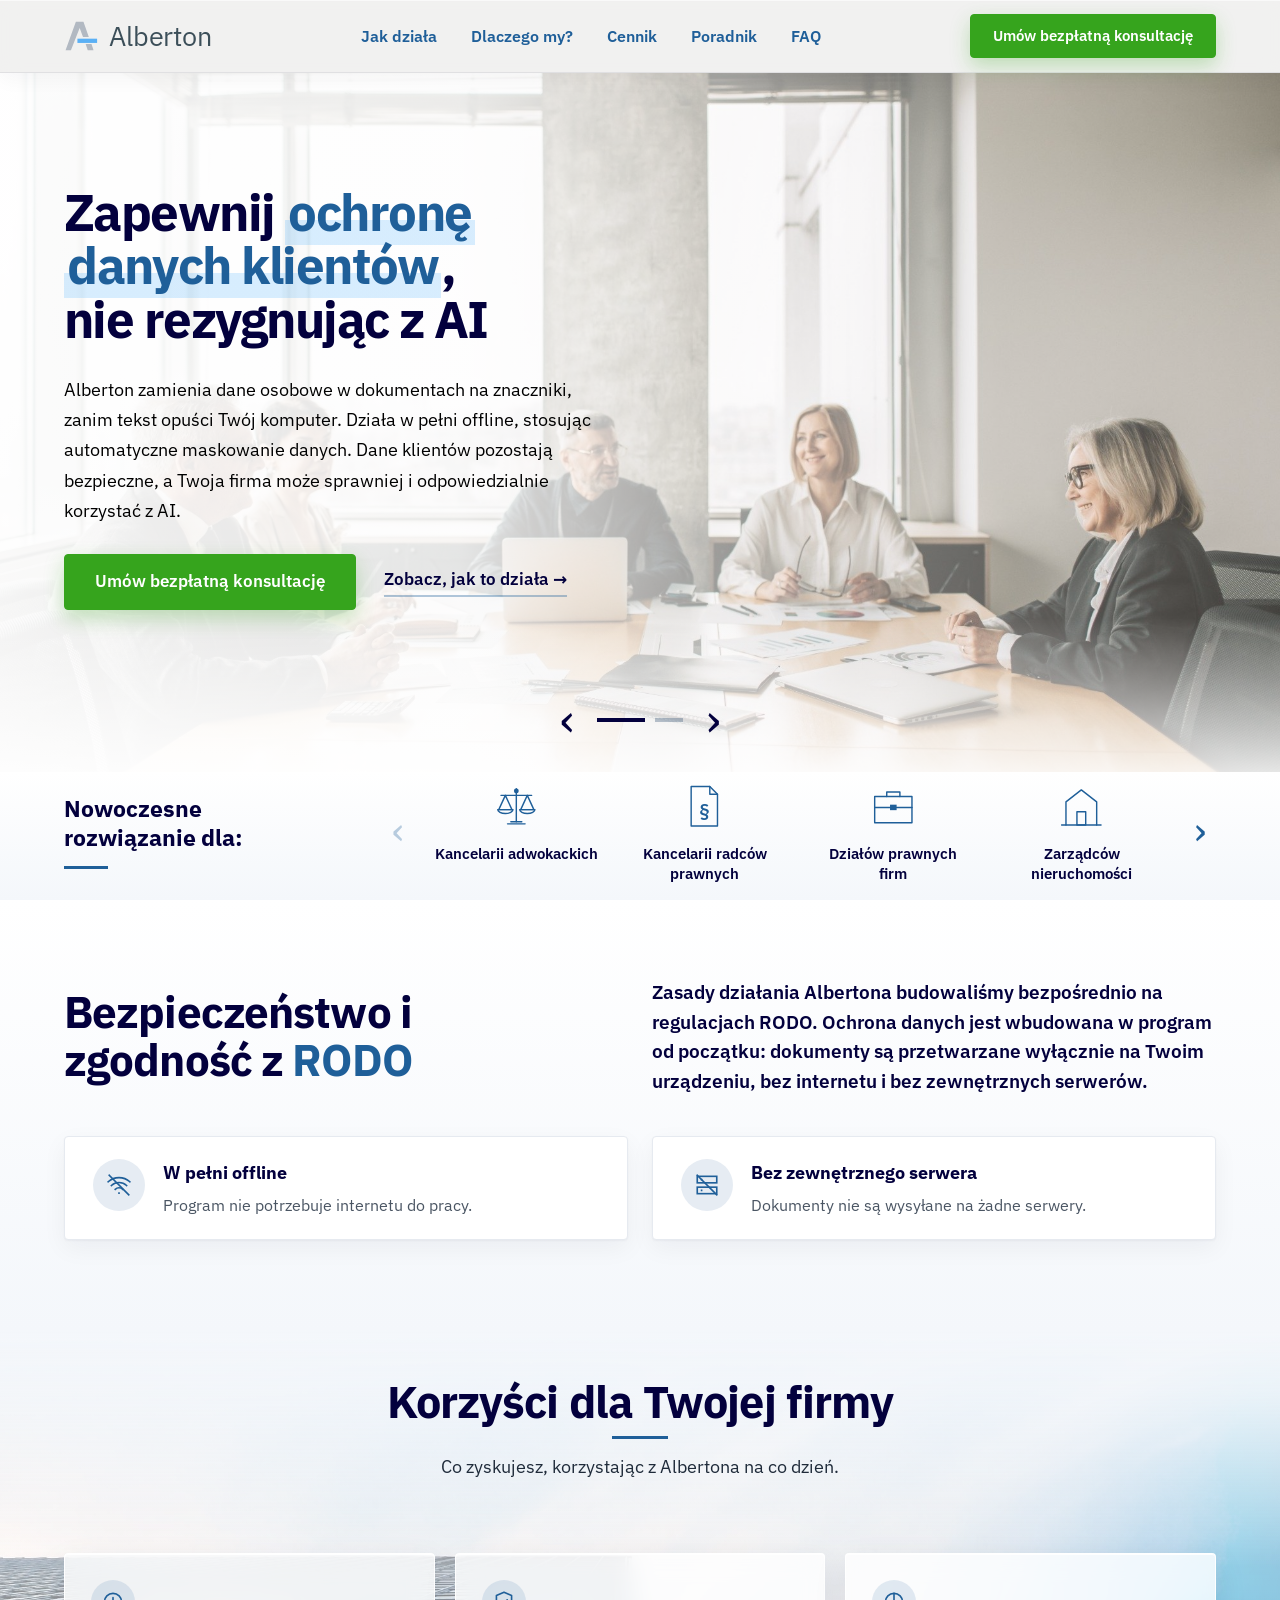
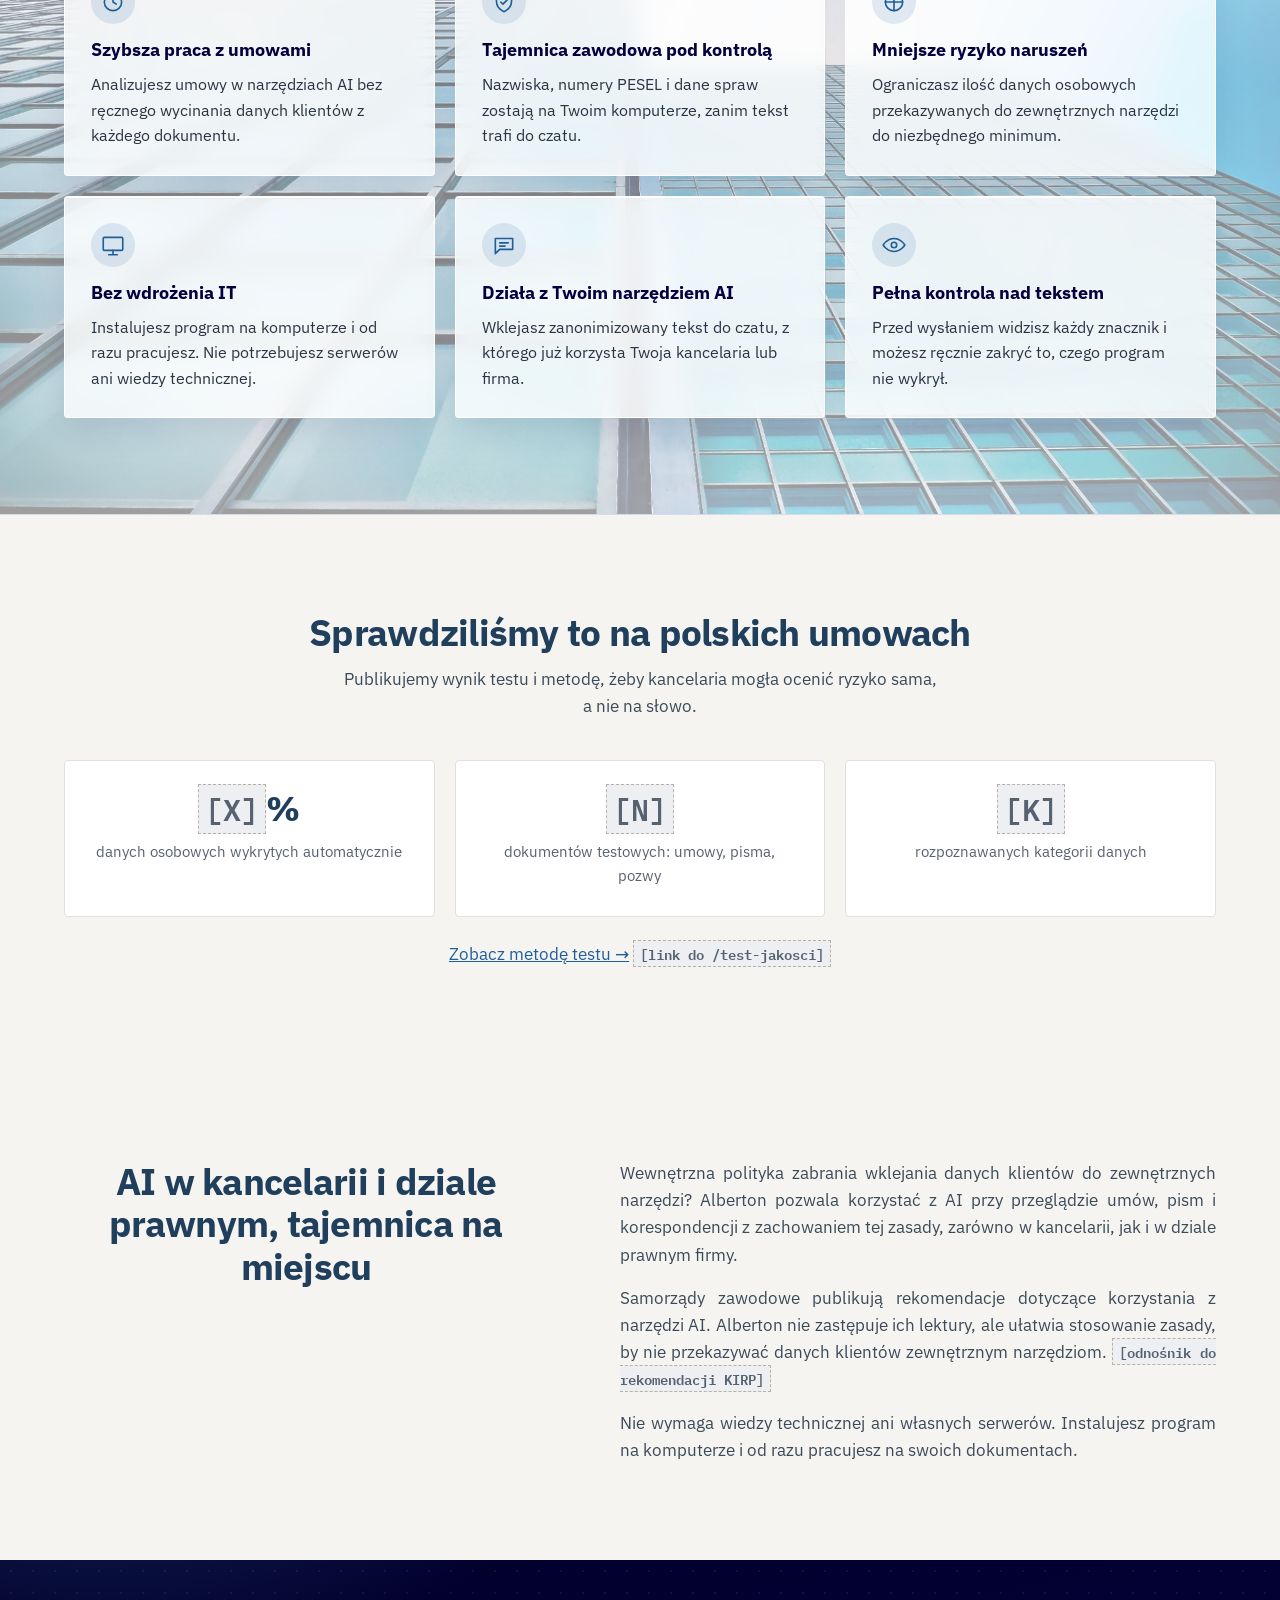
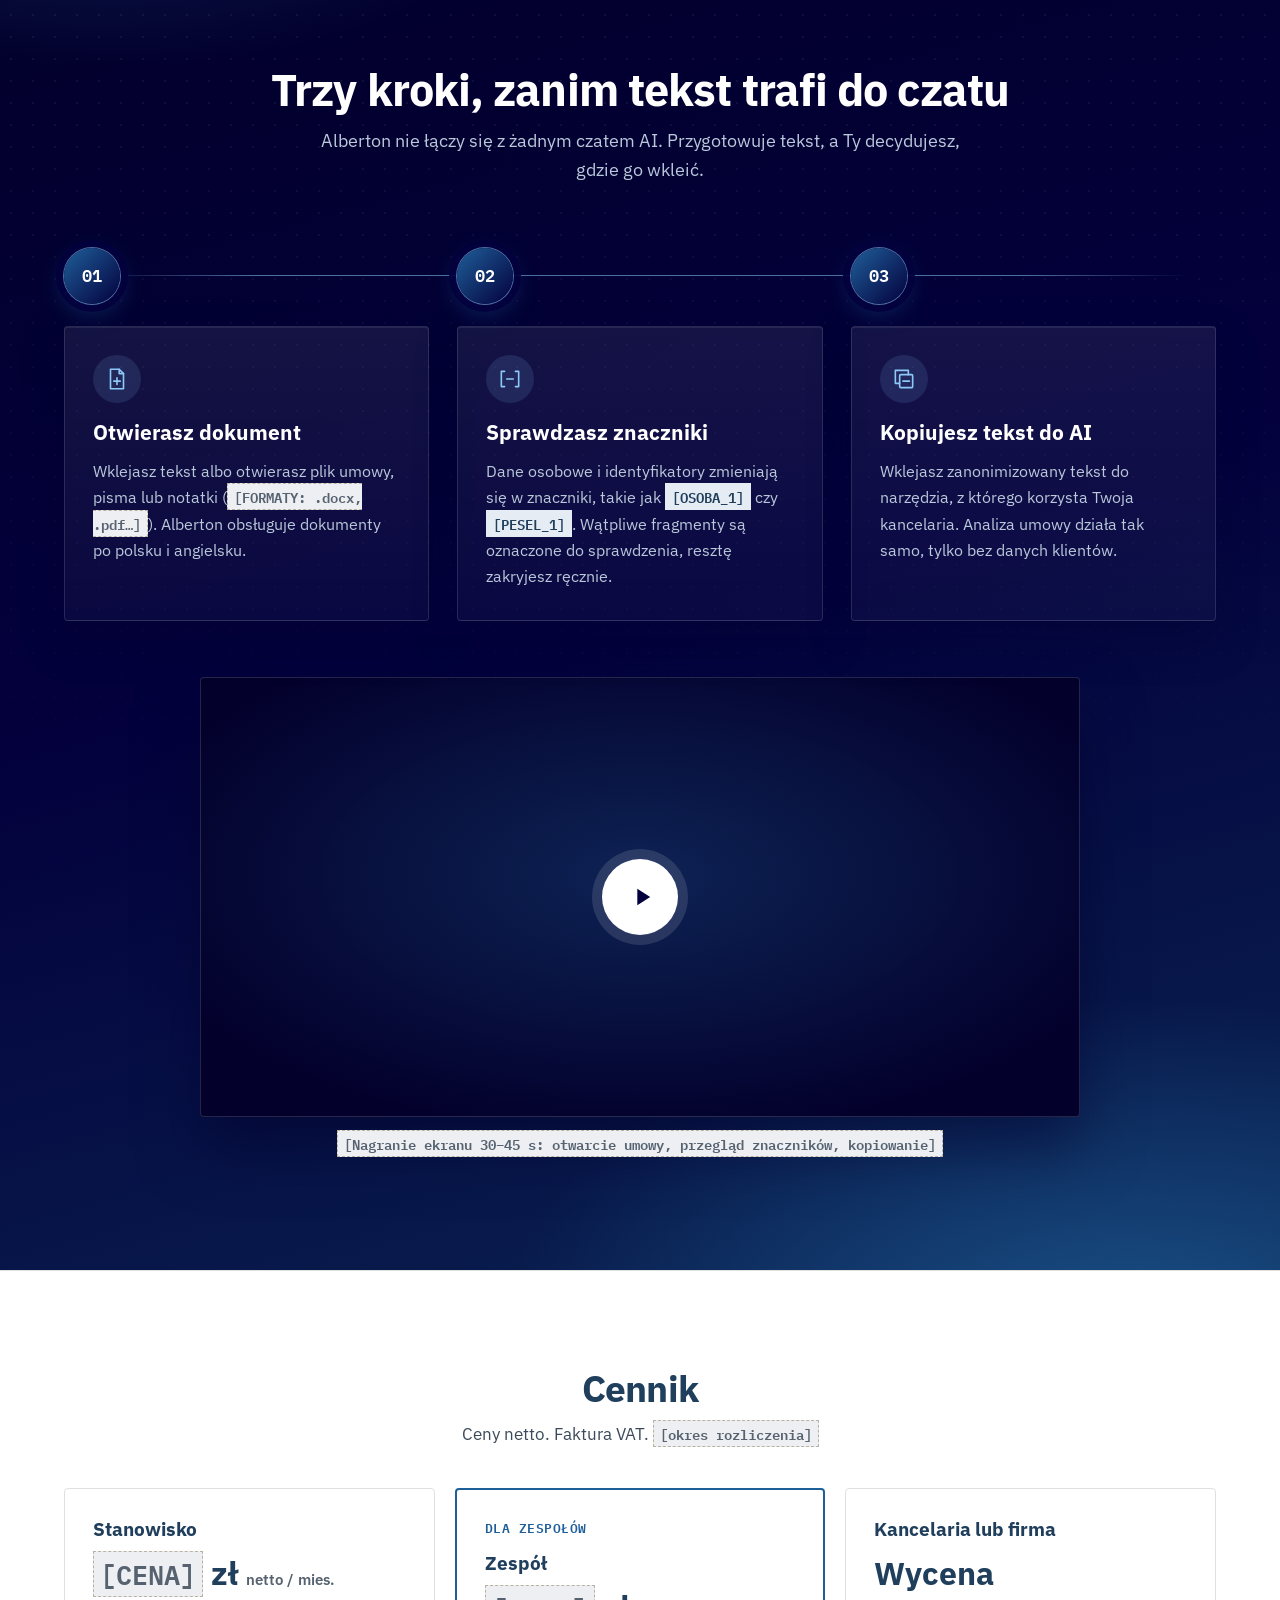
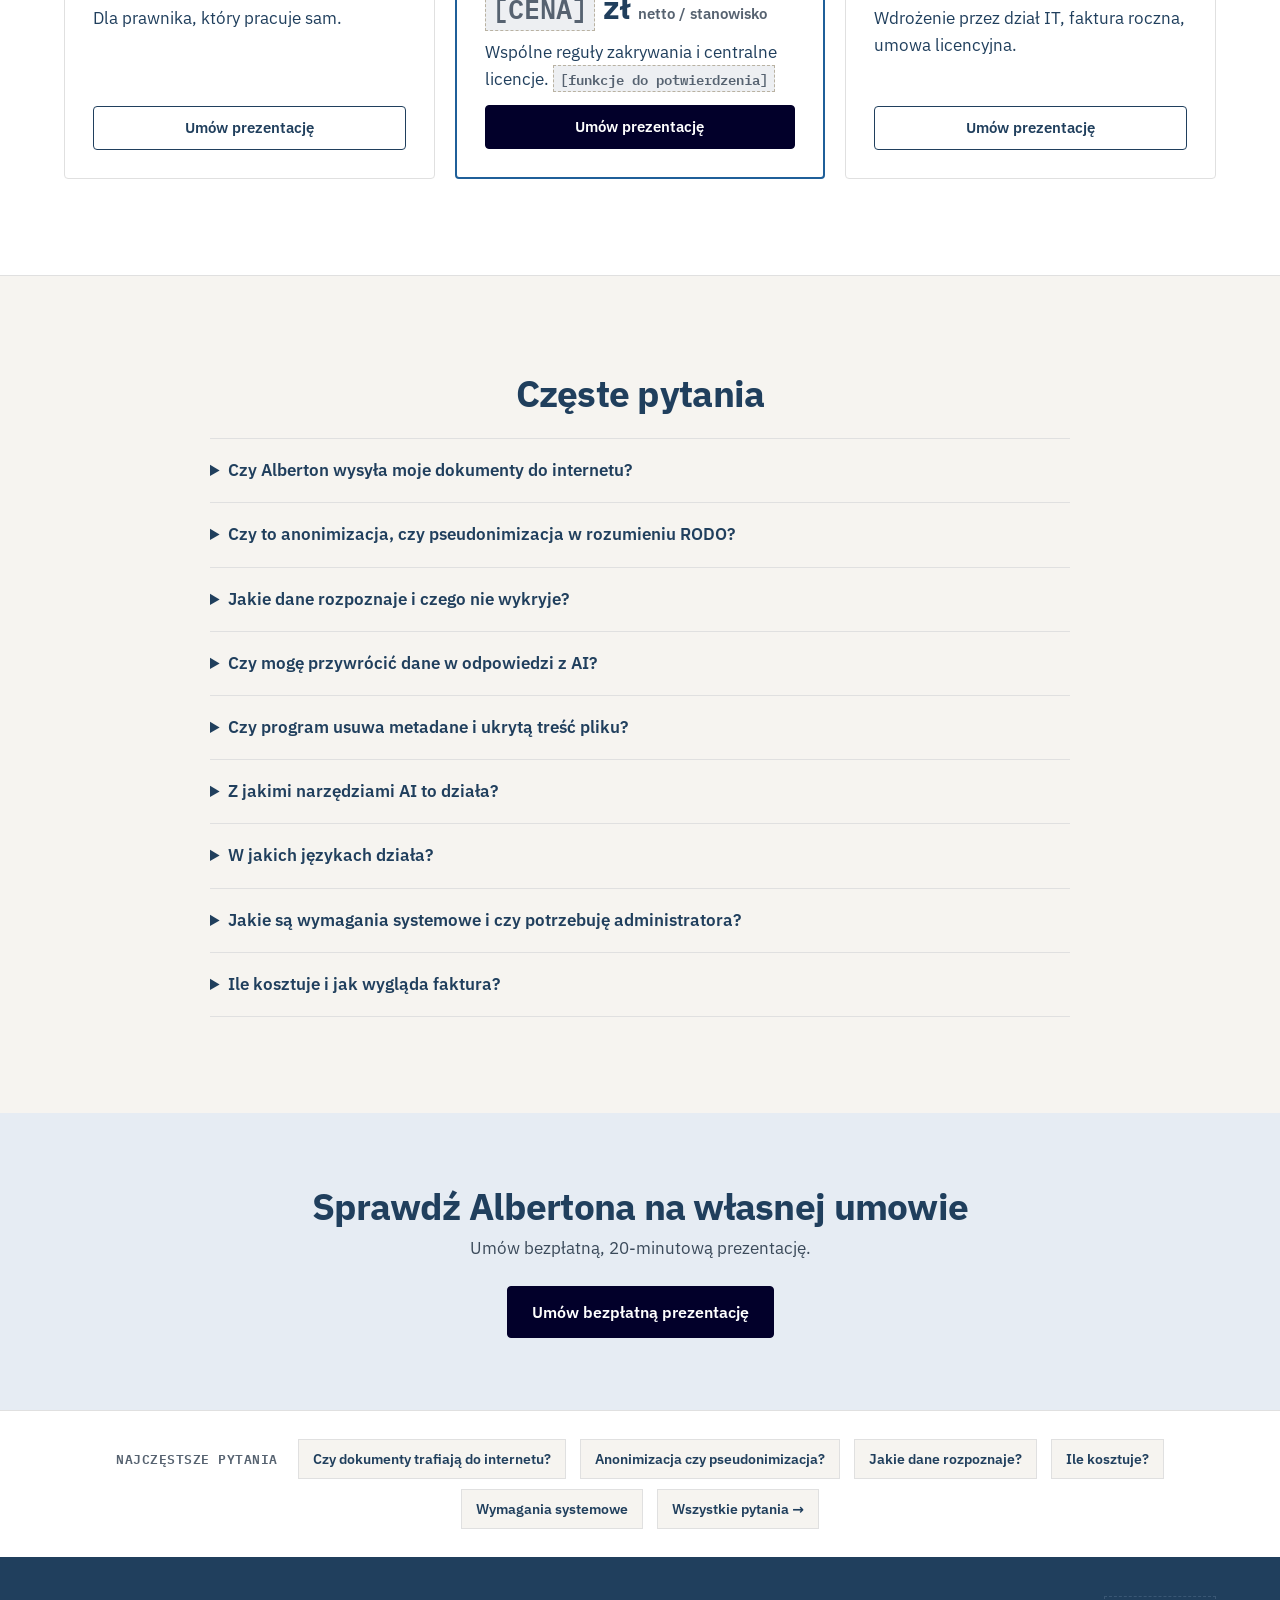
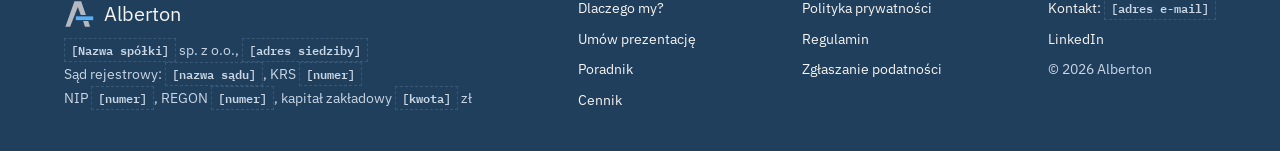
<file: index.html>
<!doctype html>
<html lang="pl">
<head>
<meta charset="utf-8">
<meta name="viewport" content="width=device-width, initial-scale=1">
<title>Alberton — anonimizacja umów przed wklejeniem do AI</title>
<meta name="description" content="Alberton zamienia nazwiska, numery PESEL, adresy i numery rachunków na znaczniki, zanim tekst opuści Twój komputer. Działa offline, dla dokumentów po polsku i angielsku.">
<meta name="theme-color" content="#03003D">
<link rel="canonical" href="https://alberton.pl/">
<link rel="icon" href="/favicon.svg" type="image/svg+xml">
<link rel="apple-touch-icon" href="/assets/apple-touch-icon.png">

<meta property="og:type" content="website">
<meta property="og:locale" content="pl_PL">
<meta property="og:site_name" content="Alberton">
<meta property="og:url" content="https://alberton.pl/">
<meta property="og:title" content="Alberton — anonimizacja umów przed wklejeniem do AI">
<meta property="og:description" content="Alberton zamienia nazwiska, numery PESEL, adresy i numery rachunków na znaczniki, zanim tekst opuści Twój komputer. Działa offline, dla dokumentów po polsku i angielsku.">
<meta property="og:image" content="https://alberton.pl/assets/og-image.png">
<meta property="og:image:width" content="1200">
<meta property="og:image:height" content="630">
<meta property="og:image:alt" content="Alberton — wklejaj umowy do AI bez danych klientów">
<meta name="twitter:card" content="summary_large_image">

<link rel="preload" href="/assets/fonts/ibm-plex-sans-latin-700-normal.woff2" as="font" type="font/woff2" crossorigin>
<link rel="preload" href="/assets/fonts/ibm-plex-sans-latin-400-normal.woff2" as="font" type="font/woff2" crossorigin>
<link rel="stylesheet" href="/assets/styles.css">
<script type="application/ld+json">
{
  "@context": "https://schema.org",
  "@type": "SoftwareApplication",
  "name": "Alberton",
  "url": "https://alberton.pl/",
  "applicationCategory": "BusinessApplication",
  "operatingSystem": "Windows, macOS",
  "description": "Aplikacja desktopowa do anonimizacji umów i dokumentów przed wklejeniem ich do narzędzi AI. Działa offline.",
  "inLanguage": ["pl", "en"]
}
</script>
</head>
<body>
<a class="skip-link" href="#tresc">Przejdź do treści</a>

<header class="site-header">
  <div class="wrap">
    <a class="logo" href="/" aria-label="Alberton — strona główna">
      <svg width="30" height="30" viewBox="3 2 38 38" fill="none" aria-hidden="true"><path d="M4.75 37L16.25 5H24.75L30.75 22.25H24.25L20.5 12L10.75 37Z" fill="#B2B9C2"/><path d="M27.25 30H33.75L36 37H29.5Z" fill="#B2B9C2"/><rect x="18" y="24" width="22" height="4.75" fill="#5AB0F5"/></svg>
      <span>Alberton</span>
    </a>
    <nav class="main-nav" aria-label="Główna nawigacja">
      <a class="nav-link" href="#jak-dziala">Jak działa</a>
      <a class="nav-link" href="/dlaczego-my/">Dlaczego my?</a>
      <a class="nav-link" href="#cennik">Cennik</a>
      <a class="nav-link" href="/poradnik/">Poradnik</a>
      <a class="nav-link" href="#faq">FAQ</a>
    </nav>
    <div class="nav-actions">
      <a class="btn btn-primary btn-sm btn-green" href="/prezentacja/">Umów bezpłatną konsultację</a>
    </div>
  </div>
</header>

<main id="tresc">

  <section class="hero-bg" aria-labelledby="hero-title">
  <div class="hero-slider" role="region" aria-roledescription="karuzela" aria-label="Najważniejsze informacje o Albertonie">
  <button type="button" class="hs-arrow hs-prev" aria-label="Poprzedni slajd">&#8249;</button>
  <button type="button" class="hs-arrow hs-next" aria-label="Następny slajd">&#8250;</button>
  <div class="hs-track">
  <div class="wrap hero hs-slide is-active" role="group" aria-roledescription="slajd" aria-label="1 z 2">
    <div class="hero-copy">
      <h1 id="hero-title">Zapewnij <span class="hl">ochronę danych klientów</span>, nie rezygnując z AI</h1>
      <p class="lead">Alberton zamienia dane osobowe w dokumentach na znaczniki, zanim tekst opuści Twój komputer. Działa w pełni offline, stosując automatyczne maskowanie danych. Dane klientów pozostają bezpieczne, a Twoja firma może sprawniej i odpowiedzialnie korzystać z AI.</p>
      <div class="actions">
        <a class="btn btn-primary btn-green" href="/prezentacja/">Umów bezpłatną konsultację</a>
        <a class="hero-link" href="#jak-dziala">Zobacz, jak to działa <span aria-hidden="true">→</span></a>
      </div>
    </div>
  </div>
  <div class="wrap hero hs-slide" role="group" aria-roledescription="slajd" aria-label="2 z 2" aria-hidden="true">
    <div class="hero-copy">
      <h2 class="hero-h">Dokumenty nie opuszczają Twojego komputera</h2>
      <p class="lead">Anonimizacja odbywa się w całości na Twoim urządzeniu. Alberton nie potrzebuje internetu, żeby działać, i nie przesyła plików na żadne serwery.</p>
      <div class="actions"><a class="btn btn-primary btn-green" href="/prezentacja/">Umów bezpłatną konsultację</a></div>
    </div>
    <div class="hero-demo">
      <div class="panel">
        <p class="panel-title">Na Twoim komputerze</p>
        <ul class="found">
          <li><span>Działanie bez internetu</span><span class="status status-done">Tak</span></li>
          <li><span>Wysyłanie dokumentów na serwery</span><span class="status status-done">Brak</span></li>
          <li><span>Tekst do AI wklejasz sam</span><span class="status status-done">Widzisz, co wysyłasz</span></li>
          <li><span>Dokumentacja dla działu IT</span><span class="status status-check">Dostępna</span></li>
        </ul>
      </div>
    </div>
  </div>
  </div>
  <div class="hs-dots" role="tablist" aria-label="Wybór slajdu"></div>
  </div>
  </section>

  <section class="promo-bar" aria-label="Dla kogo jest Alberton">
    <div class="wrap promo-inner for-inner">
      <p class="for-label">Nowoczesne rozwiązanie dla:</p>
      <div class="for-slider"><button type="button" class="for-arrow for-prev" aria-label="Poprzednie" disabled>&#8249;</button><ul class="for-list"><li><span class="for-ico"><svg viewBox="0 0 48 48" width="48" height="48" fill="none" aria-hidden="true"><path d="M24 8v30" stroke="#1F5F99" stroke-width="1.5" stroke-linejoin="round" stroke-linecap="round"/><path d="M10 14h28" stroke="#1F5F99" stroke-width="1.5" stroke-linejoin="round" stroke-linecap="round"/><circle cx="24" cy="10" r="2.2" fill="#1F5F99"/><path d="M14 14 8 27h12z" stroke="#1F5F99" stroke-width="1.5" stroke-linejoin="round" stroke-linecap="round"/><path d="M34 14l-6 13h12z" stroke="#1F5F99" stroke-width="1.5" stroke-linejoin="round" stroke-linecap="round"/><path d="M7 27a7 3.5 0 0 0 14 0z" fill="none" stroke="#1F5F99" stroke-width="1.5" stroke-linejoin="round" stroke-linecap="round"/><path d="M27 27a7 3.5 0 0 0 14 0z" fill="none" stroke="#1F5F99" stroke-width="1.5" stroke-linejoin="round" stroke-linecap="round"/><path d="M16 40h16" stroke="#1F5F99" stroke-width="1.5" stroke-linejoin="round" stroke-linecap="round"/><path d="M19 38h10" stroke="#1F5F99" stroke-width="1.5" stroke-linejoin="round" stroke-linecap="round"/></svg></span><span>Kancelarii adwokackich</span></li><li><span class="for-ico"><svg viewBox="0 0 48 48" width="48" height="48" fill="none" aria-hidden="true"><path d="M12 6h17l7 7v29H12z" stroke="#1F5F99" stroke-width="1.5" stroke-linejoin="round" stroke-linecap="round"/><path d="M29 6v7h7" fill="none" stroke="#1F5F99" stroke-width="1.5" stroke-linejoin="round" stroke-linecap="round"/><text x="24" y="34" text-anchor="middle" font-family="IBM Plex Sans, sans-serif" font-size="17" font-weight="600" fill="#1F5F99">§</text></svg></span><span>Kancelarii radców prawnych</span></li><li><span class="for-ico"><svg viewBox="0 0 48 48" width="48" height="48" fill="none" aria-hidden="true"><rect x="7" y="15" width="34" height="24" fill="none" stroke="#1F5F99" stroke-width="1.5" stroke-linejoin="round" stroke-linecap="round"/><path d="M18 15v-4h12v4" stroke="#1F5F99" stroke-width="1.5" stroke-linejoin="round" stroke-linecap="round"/><path d="M7 25h34" stroke="#1F5F99" stroke-width="1.5" stroke-linejoin="round" stroke-linecap="round"/><rect x="21" y="22.5" width="6" height="5" fill="#1F5F99"/></svg></span><span>Działów prawnych<br>firm</span></li><li><span class="for-ico"><svg viewBox="0 0 48 48" width="48" height="48" fill="none" aria-hidden="true"><path d="M6 41h36" stroke="#1F5F99" stroke-width="1.5" stroke-linejoin="round" stroke-linecap="round"/><path d="M10 41V20L24 9l14 11v21" stroke="#1F5F99" stroke-width="1.5" stroke-linejoin="round" stroke-linecap="round"/><rect x="20" y="29" width="8" height="12" fill="none" stroke="#1F5F99" stroke-width="1.5" stroke-linejoin="round" stroke-linecap="round"/></svg></span><span>Zarządców nieruchomości</span></li><li><span class="for-ico"><svg viewBox="0 0 48 48" width="48" height="48" fill="none" aria-hidden="true"><circle cx="24" cy="10" r="4.5" stroke="#1F5F99" stroke-width="1.5" stroke-linejoin="round" stroke-linecap="round"/><path d="M21 14.5h6l1.5 9h-9z" stroke="#1F5F99" stroke-width="1.5" stroke-linejoin="round" stroke-linecap="round"/><rect x="11" y="23.5" width="26" height="7" fill="none" stroke="#1F5F99" stroke-width="1.5" stroke-linejoin="round" stroke-linecap="round"/><path d="M9 34.5h30" stroke="#1F5F99" stroke-width="1.5" stroke-linejoin="round" stroke-linecap="round"/><path d="M15 40h18" stroke="#1F5F99" stroke-width="2.5" stroke-linecap="round"/></svg></span><span>Notariuszy</span></li><li><span class="for-ico"><svg viewBox="0 0 48 48" width="48" height="48" fill="none" aria-hidden="true"><rect x="12" y="6" width="24" height="36" stroke="#1F5F99" stroke-width="1.5" stroke-linejoin="round" stroke-linecap="round"/><rect x="16" y="10" width="16" height="7" fill="none" stroke="#1F5F99" stroke-width="1.5" stroke-linejoin="round" stroke-linecap="round"/><path d="M26 13.5h3" stroke="#1F5F99" stroke-width="2" stroke-linecap="round"/><circle cx="18" cy="23" r="1.6" fill="#1F5F99"/><circle cx="24" cy="23" r="1.6" fill="#1F5F99"/><circle cx="18" cy="29" r="1.6" fill="#1F5F99"/><circle cx="24" cy="29" r="1.6" fill="#1F5F99"/><circle cx="18" cy="35" r="1.6" fill="#1F5F99"/><circle cx="24" cy="35" r="1.6" fill="#1F5F99"/><rect x="28.5" y="21.5" width="3" height="15" fill="#1F5F99"/></svg></span><span>Biur rachunkowych</span></li><li><span class="for-ico"><svg viewBox="0 0 48 48" width="48" height="48" fill="none" aria-hidden="true"><rect x="10" y="6" width="28" height="36" stroke="#1F5F99" stroke-width="1.5" stroke-linejoin="round" stroke-linecap="round"/><path d="M17 33l14-14" stroke="#1F5F99" stroke-width="1.5" stroke-linejoin="round" stroke-linecap="round"/><circle cx="18.5" cy="20.5" r="3" fill="none" stroke="#1F5F99" stroke-width="1.5" stroke-linejoin="round" stroke-linecap="round"/><circle cx="29.5" cy="31.5" r="3" fill="#1F5F99"/></svg></span><span>Doradców podatkowych</span></li><li><span class="for-ico"><svg viewBox="0 0 48 48" width="48" height="48" fill="none" aria-hidden="true"><circle cx="18" cy="16" r="5" fill="none" stroke="#1F5F99" stroke-width="1.5" stroke-linejoin="round" stroke-linecap="round"/><path d="M8 38c0-6 4.5-10 10-10s10 4 10 10" stroke="#1F5F99" stroke-width="1.5" stroke-linejoin="round" stroke-linecap="round"/><circle cx="32" cy="18" r="4" stroke="#1F5F99" stroke-width="1.5" stroke-linejoin="round" stroke-linecap="round"/><path d="M30 28.5c5 0 10 3 10 9.5" stroke="#1F5F99" stroke-width="1.5" stroke-linejoin="round" stroke-linecap="round"/><circle cx="32" cy="18" r="1.6" fill="#1F5F99"/></svg></span><span>Działów kadr i HR</span></li></ul><button type="button" class="for-arrow for-next" aria-label="Więcej grup">&#8250;</button></div>
    </div>
  </section>

  <section id="bezpieczenstwo" class="security" aria-labelledby="sec-title">
    <div class="wrap section sec-wrap">
      <div class="sec-top">
        <div class="sec-head">
                    <h2 id="sec-title" class="h2">Bezpieczeństwo i zgodność z <span class="sec-accent">RODO</span></h2>
        </div>
        <div class="sec-body">
          <p class="sec-lead">Zasady działania Albertona budowaliśmy bezpośrednio na regulacjach RODO. Ochrona danych jest wbudowana w program od początku: dokumenty są przetwarzane wyłącznie na Twoim urządzeniu, bez internetu i bez zewnętrznych serwerów.</p>
          
        </div>
      </div>
      <ul class="sec-tiles">
        <li><span class="sec-ico"><svg viewBox="0 0 24 24" width="24" height="24" fill="none" stroke="currentColor" stroke-width="1.7" stroke-linecap="square" stroke-linejoin="miter" aria-hidden="true"><path d="M2 9a15 15 0 0 1 20 0M5 12.5a10 10 0 0 1 14 0M8.5 16a5 5 0 0 1 7 0"/><path d="M12 19.5h.01"/><path d="M3 3l18 18"/></svg></span><strong>W pełni offline</strong><span>Program nie potrzebuje internetu do pracy.</span></li>
        <li><span class="sec-ico"><svg viewBox="0 0 24 24" width="24" height="24" fill="none" stroke="currentColor" stroke-width="1.7" stroke-linecap="square" stroke-linejoin="miter" aria-hidden="true"><rect x="3" y="4" width="18" height="6"/><rect x="3" y="14" width="18" height="6"/><path d="M7 7h.01M7 17h.01"/><path d="M3 3l18 18"/></svg></span><strong>Bez zewnętrznego serwera</strong><span>Dokumenty nie są wysyłane na żadne serwery.</span></li>
      </ul>
    </div>
  </section>

  <section id="korzysci" class="how-sec" aria-labelledby="ben-title">
    <div class="wrap section">
      <div class="section-head">
        <h2 id="ben-title" class="h2">Korzyści dla Twojej firmy</h2>
        <p>Co zyskujesz, korzystając z Albertona na co dzień.</p>
      </div>
      <ul class="ben-grid">
        <li class="how-card"><span class="how-ico"><svg viewBox="0 0 24 24" width="26" height="26" fill="none" stroke="currentColor" stroke-width="1.5" stroke-linecap="round" stroke-linejoin="round" aria-hidden="true"><circle cx="12" cy="12" r="8"/><path d="M12 8v4l3 2"/></svg></span><h3>Szybsza praca z umowami</h3><p>Analizujesz umowy w narzędziach AI bez ręcznego wycinania danych klientów z każdego dokumentu.</p></li>
        <li class="how-card"><span class="how-ico"><svg viewBox="0 0 24 24" width="26" height="26" fill="none" stroke="currentColor" stroke-width="1.5" stroke-linecap="round" stroke-linejoin="round" aria-hidden="true"><path d="M12 3l7 3v5c0 4.5-3 8-7 10-4-2-7-5.5-7-10V6z"/><path d="M9 12l2 2 4-4"/></svg></span><h3>Tajemnica zawodowa pod kontrolą</h3><p>Nazwiska, numery PESEL i dane spraw zostają na Twoim komputerze, zanim tekst trafi do czatu.</p></li>
        <li class="how-card"><span class="how-ico"><svg viewBox="0 0 24 24" width="26" height="26" fill="none" stroke="currentColor" stroke-width="1.5" stroke-linecap="round" stroke-linejoin="round" aria-hidden="true"><path d="M4 12h16M12 4v16"/><circle cx="12" cy="12" r="8"/></svg></span><h3>Mniejsze ryzyko naruszeń</h3><p>Ograniczasz ilość danych osobowych przekazywanych do zewnętrznych narzędzi do niezbędnego minimum.</p></li>
        <li class="how-card"><span class="how-ico"><svg viewBox="0 0 24 24" width="26" height="26" fill="none" stroke="currentColor" stroke-width="1.5" stroke-linecap="round" stroke-linejoin="round" aria-hidden="true"><rect x="3" y="5" width="18" height="12" rx="1"/><path d="M8 21h8M12 17v4"/></svg></span><h3>Bez wdrożenia IT</h3><p>Instalujesz program na komputerze i od razu pracujesz. Nie potrzebujesz serwerów ani wiedzy technicznej.</p></li>
        <li class="how-card"><span class="how-ico"><svg viewBox="0 0 24 24" width="26" height="26" fill="none" stroke="currentColor" stroke-width="1.5" stroke-linecap="round" stroke-linejoin="round" aria-hidden="true"><path d="M4 6h16v10H8l-4 4z"/><path d="M8 10h8M8 13h5"/></svg></span><h3>Działa z Twoim narzędziem AI</h3><p>Wklejasz zanonimizowany tekst do czatu, z którego już korzysta Twoja kancelaria lub firma.</p></li>
        <li class="how-card"><span class="how-ico"><svg viewBox="0 0 24 24" width="26" height="26" fill="none" stroke="currentColor" stroke-width="1.5" stroke-linecap="round" stroke-linejoin="round" aria-hidden="true"><path d="M2 12s3.5-6 10-6 10 6 10 6-3.5 6-10 6S2 12 2 12z"/><circle cx="12" cy="12" r="2.5"/></svg></span><h3>Pełna kontrola nad tekstem</h3><p>Przed wysłaniem widzisz każdy znacznik i możesz ręcznie zakryć to, czego program nie wykrył.</p></li>
      </ul>
    </div>
  </section>


  <section id="test-jakosci" class="wrap section" aria-labelledby="test-title">
    <div class="section-head">
      <h2 id="test-title" class="h2">Sprawdziliśmy to na polskich umowach</h2>
      <p class="muted">Publikujemy wynik testu i metodę, żeby kancelaria mogła ocenić ryzyko sama, a nie na słowo.</p>
    </div>
    <div class="grid center">
      <div class="card"><div class="stat"><span class="ph">[X]</span>%</div><div class="stat-label">danych osobowych wykrytych automatycznie</div></div>
      <div class="card"><div class="stat"><span class="ph">[N]</span></div><div class="stat-label">dokumentów testowych: umowy, pisma, pozwy</div></div>
      <div class="card"><div class="stat"><span class="ph">[K]</span></div><div class="stat-label">rozpoznawanych kategorii danych</div></div>
    </div>
    <p class="center" style="margin-top:24px"><a href="#">Zobacz metodę testu →</a> <span class="ph">[link do /test-jakosci]</span></p>
  </section>


  <section id="kancelarie" class="wrap section law" aria-labelledby="law-title">
    <h2 id="law-title" class="h2">AI w kancelarii i dziale prawnym, tajemnica na miejscu</h2>
    <div class="law-cols">
      <p>Wewnętrzna polityka zabrania wklejania danych klientów do zewnętrznych narzędzi? Alberton pozwala korzystać z AI przy przeglądzie umów, pism i korespondencji z zachowaniem tej zasady, zarówno w kancelarii, jak i w dziale prawnym firmy.</p>
      <p>Samorządy zawodowe publikują rekomendacje dotyczące korzystania z narzędzi AI. Alberton nie zastępuje ich lektury, ale ułatwia stosowanie zasady, by nie przekazywać danych klientów zewnętrznym narzędziom. <span class="ph">[odnośnik do rekomendacji KIRP]</span></p>
      <p>Nie wymaga wiedzy technicznej ani własnych serwerów. Instalujesz program na komputerze i od razu pracujesz na swoich dokumentach.</p>
    </div>
  </section>

  <section id="jak-dziala" class="how-sec" aria-labelledby="how-title">
    <div class="wrap section">
    <div class="section-head">
      <h2 id="how-title" class="h2">Trzy kroki, zanim tekst trafi do czatu</h2>
      <p class="muted">Alberton nie łączy się z żadnym czatem AI. Przygotowuje tekst, a Ty decydujesz, gdzie go wkleić.</p>
    </div>
    <ol class="how-steps">
        <li>
          <span class="how-badge" aria-hidden="true">01</span>
          <div class="how-card"><span class="how-ico"><svg viewBox="0 0 24 24" width="26" height="26" fill="none" stroke="currentColor" stroke-width="1.5" stroke-linecap="round" stroke-linejoin="round" aria-hidden="true"><path d="M14 3H6v18h12V7z"/><path d="M14 3v4h4"/><path d="M12 11v6M9 14h6"/></svg></span><h3>Otwierasz dokument</h3><p>Wklejasz tekst albo otwierasz plik umowy, pisma lub notatki (<span class="ph">[FORMATY: .docx, .pdf…]</span>). Alberton obsługuje dokumenty po polsku i angielsku.</p></div>
        </li>
        <li>
          <span class="how-badge" aria-hidden="true">02</span>
          <div class="how-card"><span class="how-ico"><svg viewBox="0 0 24 24" width="26" height="26" fill="none" stroke="currentColor" stroke-width="1.5" stroke-linecap="round" stroke-linejoin="round" aria-hidden="true"><path d="M7 5H4v14h3M17 5h3v14h-3"/><path d="M9 12h6"/></svg></span><h3>Sprawdzasz znaczniki</h3><p>Dane osobowe i identyfikatory zmieniają się w znaczniki, takie jak <span class="tag">[OSOBA_1]</span> czy <span class="tag">[PESEL_1]</span>. Wątpliwe fragmenty są oznaczone do sprawdzenia, resztę zakryjesz ręcznie.</p></div>
        </li>
        <li>
          <span class="how-badge" aria-hidden="true">03</span>
          <div class="how-card"><span class="how-ico"><svg viewBox="0 0 24 24" width="26" height="26" fill="none" stroke="currentColor" stroke-width="1.5" stroke-linecap="round" stroke-linejoin="round" aria-hidden="true"><rect x="8" y="8" width="12" height="12" rx="1"/><path d="M16 8V4H4v12h4"/><path d="M11 14h6"/></svg></span><h3>Kopiujesz tekst do AI</h3><p>Wklejasz zanonimizowany tekst do narzędzia, z którego korzysta Twoja kancelaria. Analiza umowy działa tak samo, tylko bez danych klientów.</p></div>
        </li>
      </ol>
    <div class="how-video"><div class="how-screen"><span class="how-play" aria-hidden="true"><svg viewBox="0 0 24 24" width="28" height="28"><path d="M8 5v14l11-7z" fill="currentColor"/></svg></span></div><p class="how-caption"><span class="ph">[Nagranie ekranu 30–45 s: otwarcie umowy, przegląd znaczników, kopiowanie]</span></p></div>
  </div>
  </section>

  <section id="cennik" class="band" aria-labelledby="price-title">
    <div class="wrap section">
      <div class="section-head">
        <h2 id="price-title" class="h2">Cennik</h2>
        <p class="muted">Ceny netto. Faktura VAT. <span class="ph">[okres rozliczenia]</span></p>
      </div>
      <div class="grid">
        <div class="card"><h3>Stanowisko</h3><div class="price"><span class="ph">[CENA]</span> zł <small>netto / mies.</small></div><p>Dla prawnika, który pracuje sam.</p><a class="btn btn-outline btn-sm" href="/prezentacja/">Umów prezentację</a></div>
        <div class="card card-featured"><div class="meta">Dla zespołów</div><h3>Zespół</h3><div class="price"><span class="ph">[CENA]</span> zł <small>netto / stanowisko</small></div><p>Wspólne reguły zakrywania i centralne licencje. <span class="ph">[funkcje do potwierdzenia]</span></p><a class="btn btn-primary btn-sm" href="/prezentacja/">Umów prezentację</a></div>
        <div class="card"><h3>Kancelaria lub firma</h3><div class="price">Wycena</div><p>Wdrożenie przez dział IT, faktura roczna, umowa licencyjna.</p><a class="btn btn-outline btn-sm" href="/prezentacja/">Umów prezentację</a></div>
      </div>
    </div>
  </section>

  <section id="faq" class="wrap section" aria-labelledby="faq-title">
    <div class="faq">
      <h2 id="faq-title" class="h2">Częste pytania</h2>
      <div class="faq-list">
        <details id="q-internet"><summary>Czy Alberton wysyła moje dokumenty do internetu?</summary>
          <p>Nie. Program działa offline, a dokument przetwarzany jest wyłącznie na Twoim komputerze. <span class="ph">[Opisać, z czym program łączy się poza tym, np. aktywacja licencji, aktualizacje]</span></p></details>
        <details id="q-rodo"><summary>Czy to anonimizacja, czy pseudonimizacja w rozumieniu RODO?</summary>
          <p>Zastąpienie danych znacznikami to zwykle pseudonimizacja, a nie anonimizacja w rozumieniu RODO. Tekst może nadal zawierać szczegóły sprawy, które pozwalają kogoś rozpoznać, dlatego przed wklejeniem warto przejrzeć znaczniki i zakryć ręcznie to, czego program nie wykrył. <span class="ph">[Doprecyzować z prawnikiem]</span></p></details>
        <details id="q-dane"><summary>Jakie dane rozpoznaje i czego nie wykryje?</summary>
          <p>Między innymi imiona i nazwiska, numery PESEL, adresy i numery rachunków. Wszystko, czego nie wykryje, możesz zaznaczyć ręcznie. <span class="ph">[Pełna lista kategorii i znane ograniczenia, np. skany bez warstwy tekstu]</span></p></details>
        <details id="q-przywracanie"><summary>Czy mogę przywrócić dane w odpowiedzi z AI?</summary>
          <p><span class="ph">[Odpowiedź zależna od funkcji produktu]</span></p></details>
        <details id="q-metadane"><summary>Czy program usuwa metadane i ukrytą treść pliku?</summary>
          <p><span class="ph">[Komentarze, śledzenie zmian, właściwości dokumentu: odpowiedź zależna od funkcji produktu]</span></p></details>
        <details id="q-narzedzia"><summary>Z jakimi narzędziami AI to działa?</summary>
          <p>Z każdym, do którego można wkleić tekst. Alberton nie integruje się z żadnym czatem, tylko przygotowuje bezpieczną wersję dokumentu.</p></details>
        <details id="q-jezyki"><summary>W jakich językach działa?</summary>
          <p>Obsługuje dokumenty po polsku i angielsku.</p></details>
        <details id="q-wymagania"><summary>Jakie są wymagania systemowe i czy potrzebuję administratora?</summary>
          <p>Alberton działa na Windows i macOS. <span class="ph">[Wersje systemu, uprawnienia potrzebne do instalacji]</span></p></details>
        <details id="q-cena"><summary>Ile kosztuje i jak wygląda faktura?</summary>
          <p>Ceny podajemy netto, wystawiamy fakturę VAT. <span class="ph">[Ceny planów, płatność miesięczna lub roczna]</span> Szczegóły w <a href="#cennik">cenniku</a>.</p></details>
      </div>
    </div>
  </section>

  <section class="cta" aria-labelledby="cta-title">
    <div class="wrap">
      <div class="cta-copy">
        <h2 id="cta-title" class="h2">Sprawdź Albertona na własnej umowie</h2>
        <p>Umów bezpłatną, 20-minutową prezentację.</p>
      </div>
      <div class="actions">
        <a class="btn btn-primary" href="/prezentacja/">Umów bezpłatną prezentację</a>
      </div>
    </div>
  </section>

</main>

<section class="faq-bar" aria-label="Najczęstsze pytania">
  <div class="wrap">
    <span class="label">Najczęstsze pytania</span>
    <a href="#q-internet">Czy dokumenty trafiają do internetu?</a>
    <a href="#q-rodo">Anonimizacja czy pseudonimizacja?</a>
    <a href="#q-dane">Jakie dane rozpoznaje?</a>
    <a href="#q-cena">Ile kosztuje?</a>
    <a href="#q-wymagania">Wymagania systemowe</a>
    <a href="#faq">Wszystkie pytania →</a>
  </div>
</section>

<footer class="site-footer">
  <div class="wrap footer-cols">
    <div class="footer-col footer-company">
      <span class="footer-logo"><svg width="30" height="30" viewBox="3 2 38 38" fill="none" aria-hidden="true"><path d="M4.75 37L16.25 5H24.75L30.75 22.25H24.25L20.5 12L10.75 37Z" fill="#B2B9C2"/><path d="M27.25 30H33.75L36 37H29.5Z" fill="#B2B9C2"/><rect x="18" y="24" width="22" height="4.75" fill="#5AB0F5"/></svg>Alberton</span>
      <span><span class="ph">[Nazwa spółki]</span> sp. z o.o., <span class="ph">[adres siedziby]</span><br>
      Sąd rejestrowy: <span class="ph">[nazwa sądu]</span>, KRS <span class="ph">[numer]</span><br>
      NIP <span class="ph">[numer]</span>, REGON <span class="ph">[numer]</span>, kapitał zakładowy <span class="ph">[kwota]</span>&nbsp;zł</span>
    </div>
    <nav class="footer-col footer-nav" aria-label="Stopka">
      <a href="/dlaczego-my/">Dlaczego my?</a>
      <a href="/prezentacja/">Umów prezentację</a>
      <a href="/poradnik/">Poradnik</a>
      <a href="#cennik">Cennik</a>
    </nav>
    <nav class="footer-col footer-nav" aria-label="Dokumenty">
      <a href="#">Polityka prywatności</a>
      <a href="#">Regulamin</a>
      <a href="/dlaczego-my/#zgloszenia">Zgłaszanie podatności</a>
    </nav>
    <div class="footer-col footer-nav">
      <a href="#">Kontakt: <span class="ph">[adres e-mail]</span></a>
      <a href="#">LinkedIn</a>
      <span>© <span data-year>2026</span> Alberton</span>
    </div>
  </div>
</footer>

<script src="/assets/main.js" defer></script>
<script src="/assets/slider.js" defer></script>
</body>
</html>
</file>
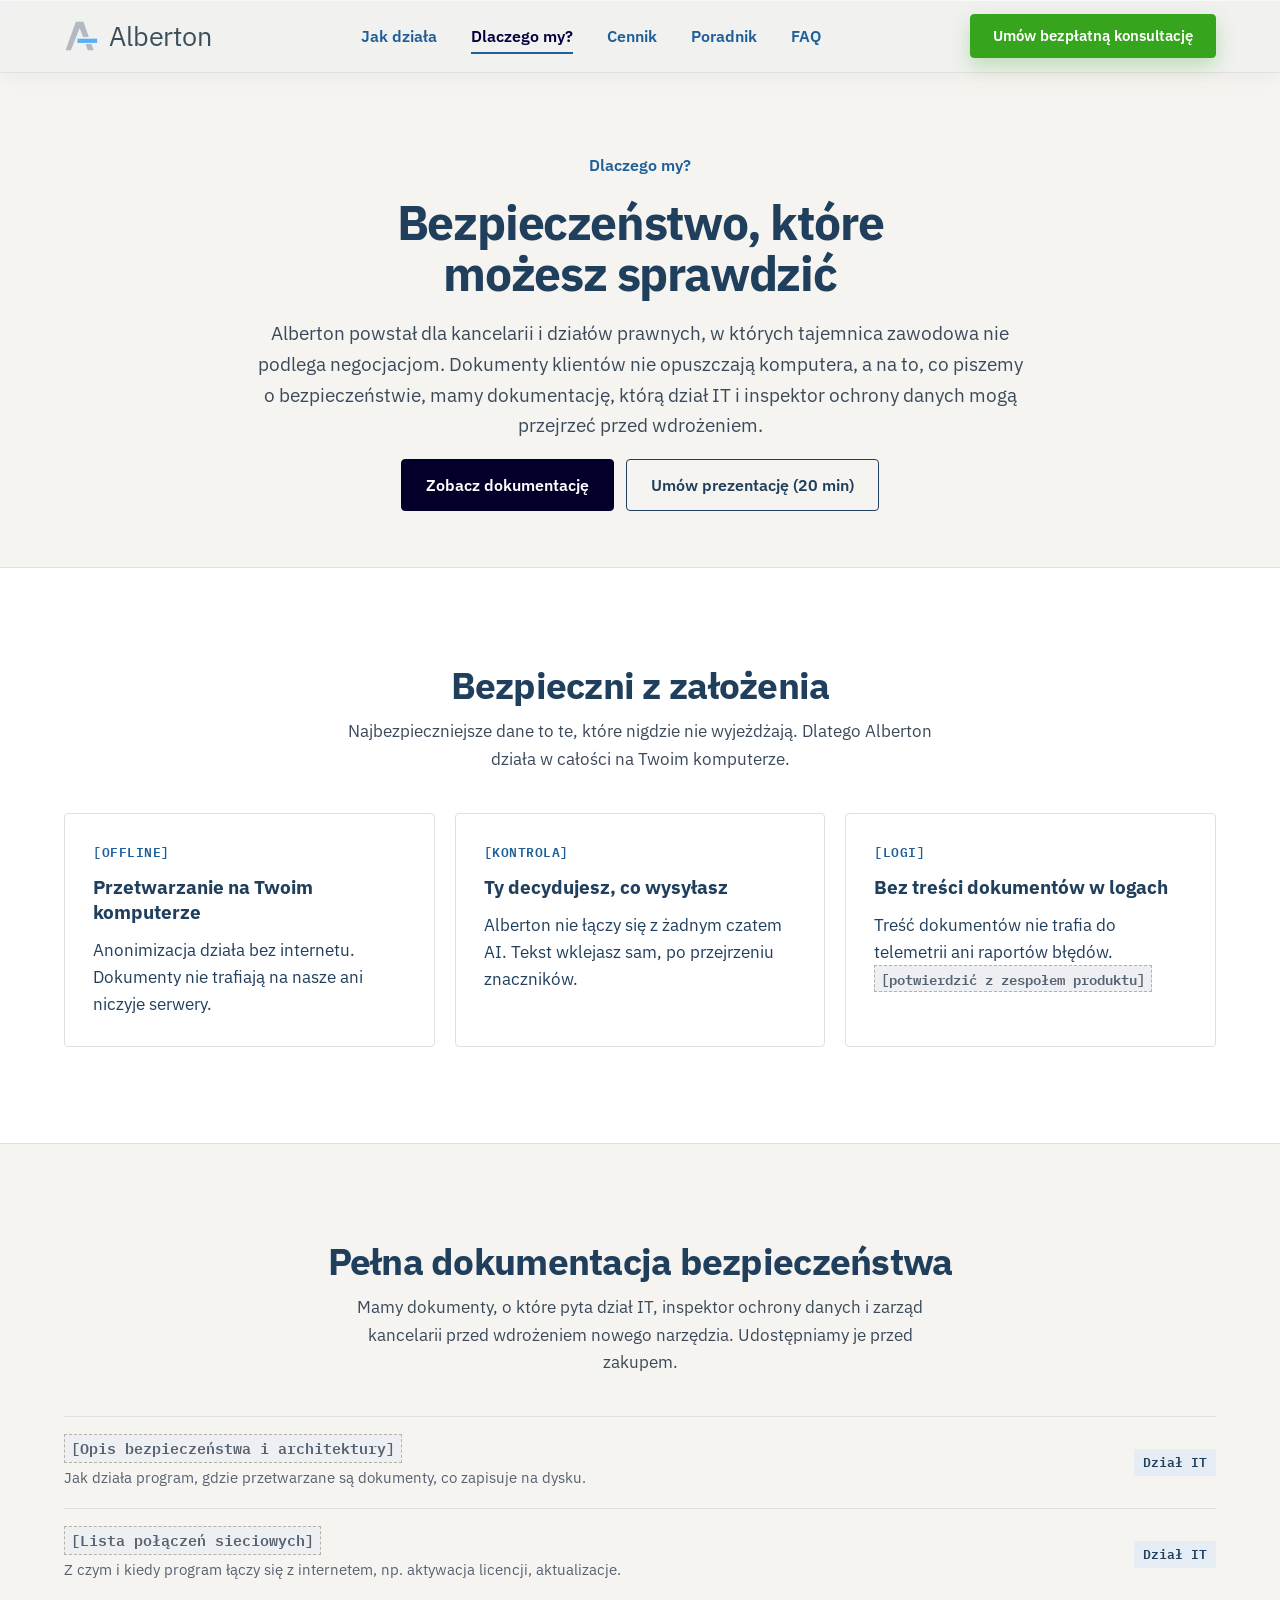
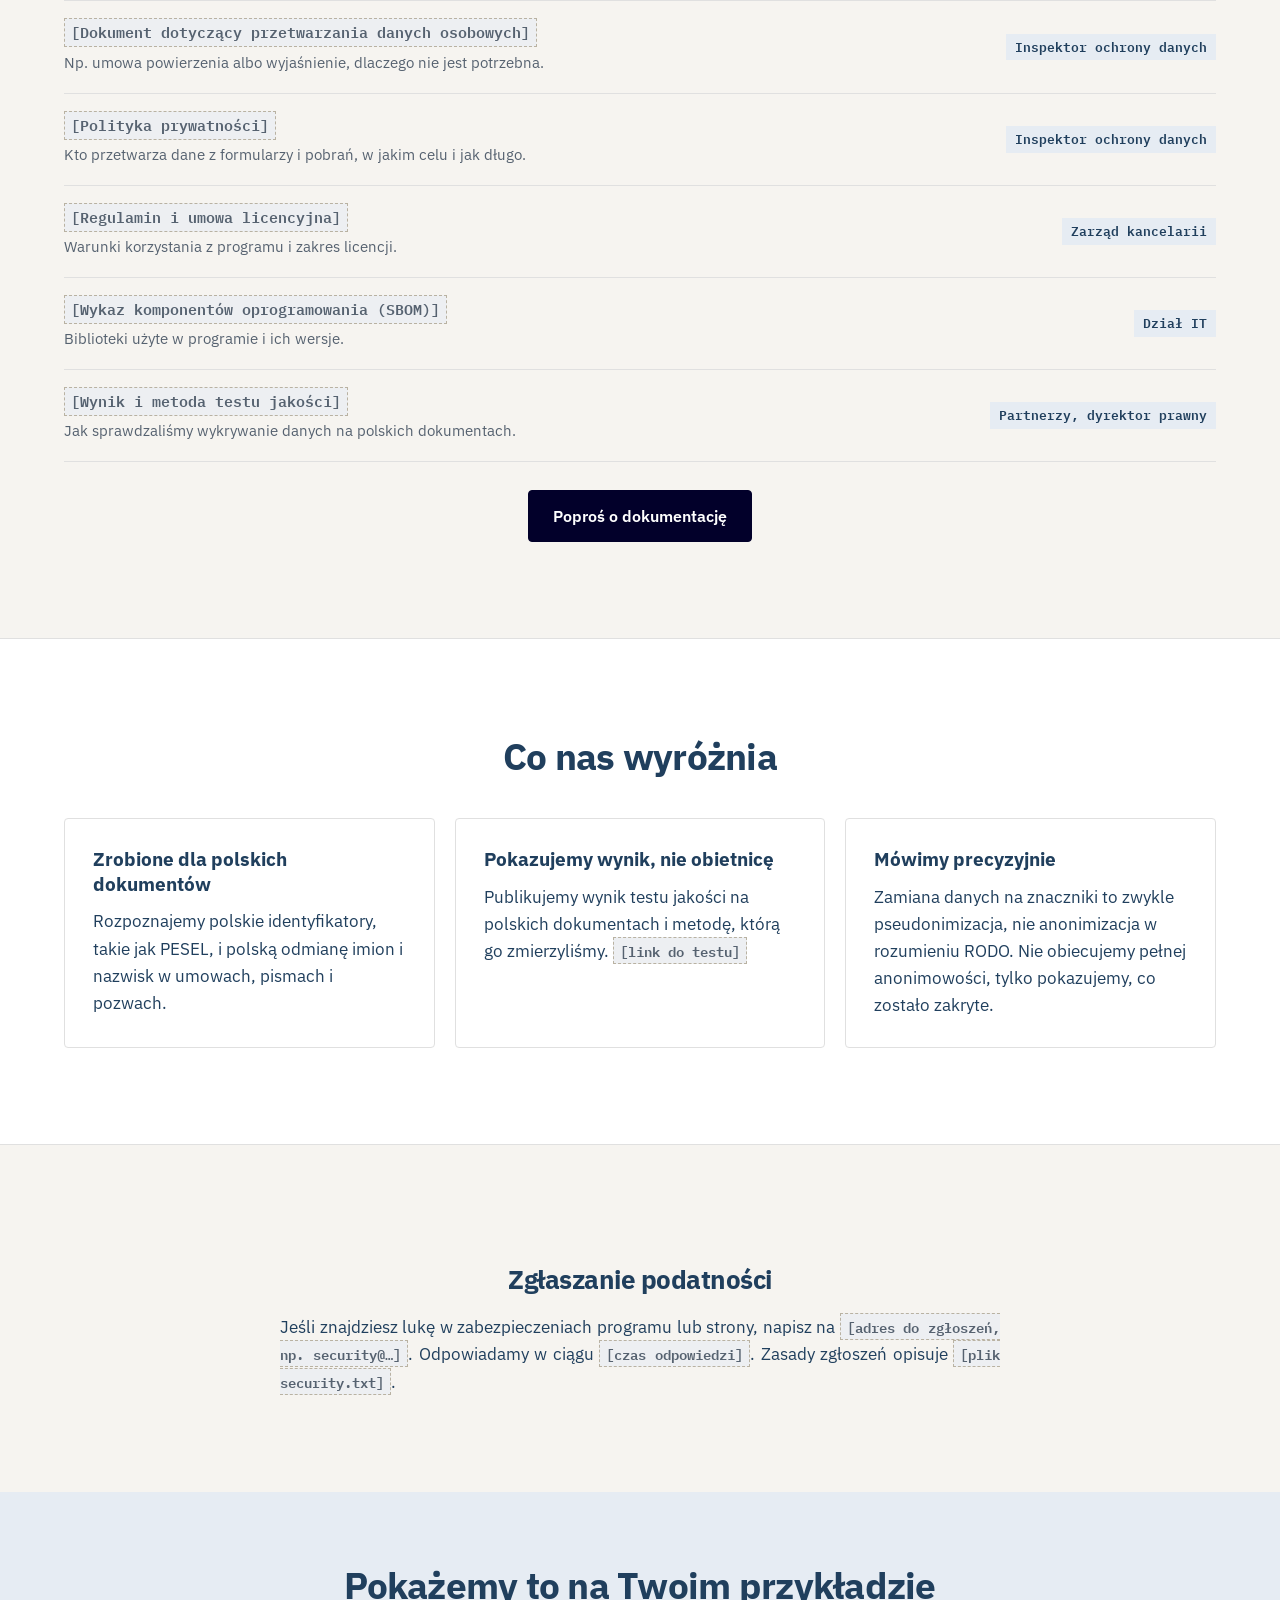
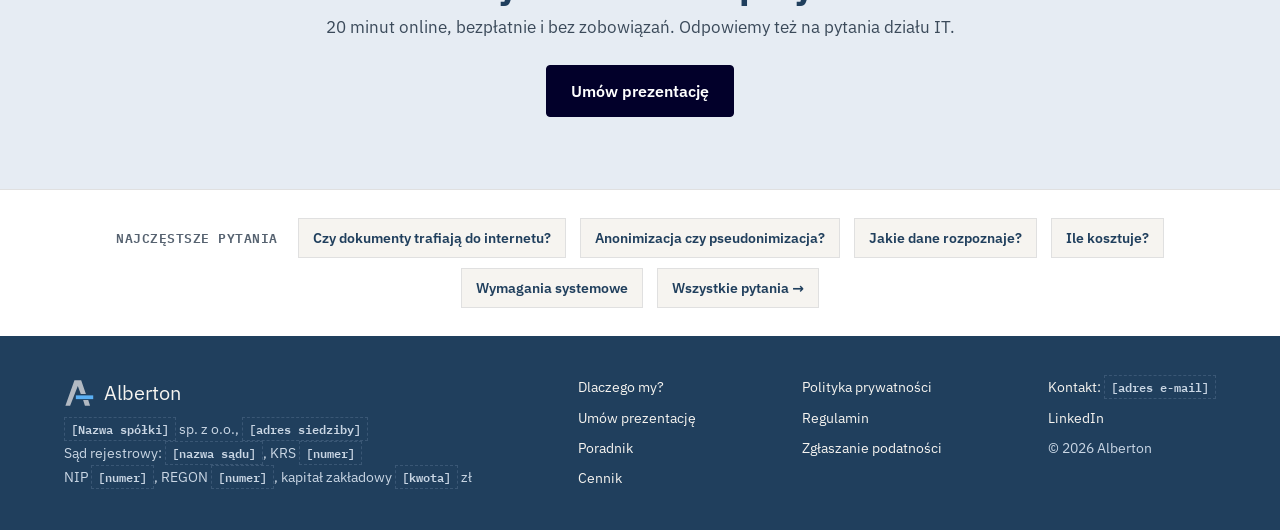
<file: dlaczego-my/index.html>
<!doctype html>
<html lang="pl">
<head>
<meta charset="utf-8">
<meta name="viewport" content="width=device-width, initial-scale=1">
<title>Dlaczego Alberton? Bezpieczeństwo i dokumentacja</title>
<meta name="description" content="Alberton działa offline, a dokumenty klientów nie opuszczają komputera. Zobacz dokumentację bezpieczeństwa dla działu IT i inspektora ochrony danych.">
<meta name="theme-color" content="#03003D">
<link rel="canonical" href="https://alberton.pl/dlaczego-my/">
<link rel="icon" href="/favicon.svg" type="image/svg+xml">
<link rel="apple-touch-icon" href="/assets/apple-touch-icon.png">

<meta property="og:type" content="website">
<meta property="og:locale" content="pl_PL">
<meta property="og:site_name" content="Alberton">
<meta property="og:url" content="https://alberton.pl/dlaczego-my/">
<meta property="og:title" content="Dlaczego Alberton? Bezpieczeństwo i dokumentacja">
<meta property="og:description" content="Alberton działa offline, a dokumenty klientów nie opuszczają komputera. Zobacz dokumentację bezpieczeństwa dla działu IT i inspektora ochrony danych.">
<meta property="og:image" content="https://alberton.pl/assets/og-image.png">
<meta property="og:image:width" content="1200">
<meta property="og:image:height" content="630">
<meta property="og:image:alt" content="Alberton — wklejaj umowy do AI bez danych klientów">
<meta name="twitter:card" content="summary_large_image">

<link rel="preload" href="/assets/fonts/ibm-plex-sans-latin-700-normal.woff2" as="font" type="font/woff2" crossorigin>
<link rel="preload" href="/assets/fonts/ibm-plex-sans-latin-400-normal.woff2" as="font" type="font/woff2" crossorigin>
<link rel="stylesheet" href="/assets/styles.css">
</head>
<body>
<a class="skip-link" href="#tresc">Przejdź do treści</a>

<header class="site-header">
  <div class="wrap">
    <a class="logo" href="/" aria-label="Alberton — strona główna">
      <svg width="30" height="30" viewBox="3 2 38 38" fill="none" aria-hidden="true"><path d="M4.75 37L16.25 5H24.75L30.75 22.25H24.25L20.5 12L10.75 37Z" fill="#B2B9C2"/><path d="M27.25 30H33.75L36 37H29.5Z" fill="#B2B9C2"/><rect x="18" y="24" width="22" height="4.75" fill="#5AB0F5"/></svg>
      <span>Alberton</span>
    </a>
    <nav class="main-nav" aria-label="Główna nawigacja">
      <a class="nav-link" href="/#jak-dziala">Jak działa</a>
      <a class="nav-link" href="/dlaczego-my/" aria-current="page">Dlaczego my?</a>
      <a class="nav-link" href="/#cennik">Cennik</a>
      <a class="nav-link" href="/poradnik/">Poradnik</a>
      <a class="nav-link" href="/#faq">FAQ</a>
    </nav>
    <div class="nav-actions">
      <a class="btn btn-primary btn-sm btn-green" href="/prezentacja/">Umów bezpłatną konsultację</a>
    </div>
  </div>
</header>

<main id="tresc">

  <section class="wrap page-head" aria-labelledby="why-title">
    <p class="eyebrow">Dlaczego my?</p>
    <h1 id="why-title">Bezpieczeństwo, które możesz sprawdzić</h1>
    <p class="lead">Alberton powstał dla kancelarii i działów prawnych, w których tajemnica zawodowa nie podlega negocjacjom. Dokumenty klientów nie opuszczają komputera, a na to, co piszemy o bezpieczeństwie, mamy dokumentację, którą dział IT i inspektor ochrony danych mogą przejrzeć przed wdrożeniem.</p>
    <div class="actions" style="justify-content:center">
      <a class="btn btn-primary" href="#dokumentacja">Zobacz dokumentację</a>
      <a class="btn btn-outline" href="/prezentacja/">Umów prezentację (20 min)</a>
    </div>
  </section>

  <section class="band" aria-labelledby="safe-title">
    <div class="wrap section">
      <div class="section-head">
        <h2 id="safe-title" class="h2">Bezpieczni z założenia</h2>
        <p class="muted">Najbezpieczniejsze dane to te, które nigdzie nie wyjeżdżają. Dlatego Alberton działa w całości na Twoim komputerze.</p>
      </div>
      <div class="grid">
        <div class="card"><span class="meta">[OFFLINE]</span><h3>Przetwarzanie na Twoim komputerze</h3><p>Anonimizacja działa bez internetu. Dokumenty nie trafiają na nasze ani niczyje serwery.</p></div>
        <div class="card"><span class="meta">[KONTROLA]</span><h3>Ty decydujesz, co wysyłasz</h3><p>Alberton nie łączy się z żadnym czatem AI. Tekst wklejasz sam, po przejrzeniu znaczników.</p></div>
        <div class="card"><span class="meta">[LOGI]</span><h3>Bez treści dokumentów w logach</h3><p>Treść dokumentów nie trafia do telemetrii ani raportów błędów. <span class="ph">[potwierdzić z zespołem produktu]</span></p></div>
      </div>
    </div>
  </section>

  <section id="dokumentacja" class="wrap section" aria-labelledby="docs-title">
    <div class="section-head">
      <h2 id="docs-title" class="h2">Pełna dokumentacja bezpieczeństwa</h2>
      <p class="muted">Mamy dokumenty, o które pyta dział IT, inspektor ochrony danych i zarząd kancelarii przed wdrożeniem nowego narzędzia. Udostępniamy je przed zakupem.</p>
    </div>
    <ul class="docs">
          <li><div class="doc-what"><strong><span class="ph">[Opis bezpieczeństwa i architektury]</span></strong><span>Jak działa program, gdzie przetwarzane są dokumenty, co zapisuje na dysku.</span></div><span class="doc-for">Dział IT</span></li>
          <li><div class="doc-what"><strong><span class="ph">[Lista połączeń sieciowych]</span></strong><span>Z czym i kiedy program łączy się z internetem, np. aktywacja licencji, aktualizacje.</span></div><span class="doc-for">Dział IT</span></li>
          <li><div class="doc-what"><strong><span class="ph">[Dokument dotyczący przetwarzania danych osobowych]</span></strong><span>Np. umowa powierzenia albo wyjaśnienie, dlaczego nie jest potrzebna.</span></div><span class="doc-for">Inspektor ochrony danych</span></li>
          <li><div class="doc-what"><strong><span class="ph">[Polityka prywatności]</span></strong><span>Kto przetwarza dane z formularzy i pobrań, w jakim celu i jak długo.</span></div><span class="doc-for">Inspektor ochrony danych</span></li>
          <li><div class="doc-what"><strong><span class="ph">[Regulamin i umowa licencyjna]</span></strong><span>Warunki korzystania z programu i zakres licencji.</span></div><span class="doc-for">Zarząd kancelarii</span></li>
          <li><div class="doc-what"><strong><span class="ph">[Wykaz komponentów oprogramowania (SBOM)]</span></strong><span>Biblioteki użyte w programie i ich wersje.</span></div><span class="doc-for">Dział IT</span></li>
          <li><div class="doc-what"><strong><span class="ph">[Wynik i metoda testu jakości]</span></strong><span>Jak sprawdzaliśmy wykrywanie danych na polskich dokumentach.</span></div><span class="doc-for">Partnerzy, dyrektor prawny</span></li>
    </ul>
    <p class="center" style="margin-top:28px"><a class="btn btn-primary" href="/prezentacja/">Poproś o dokumentację</a></p>
  </section>

  <section class="band" aria-labelledby="diff-title">
    <div class="wrap section">
      <div class="section-head">
        <h2 id="diff-title" class="h2">Co nas wyróżnia</h2>
      </div>
      <div class="grid">
        <div class="card"><h3>Zrobione dla polskich dokumentów</h3><p>Rozpoznajemy polskie identyfikatory, takie jak PESEL, i polską odmianę imion i nazwisk w umowach, pismach i pozwach.</p></div>
        <div class="card"><h3>Pokazujemy wynik, nie obietnicę</h3><p>Publikujemy wynik testu jakości na polskich dokumentach i metodę, którą go zmierzyliśmy. <span class="ph">[link do testu]</span></p></div>
        <div class="card"><h3>Mówimy precyzyjnie</h3><p>Zamiana danych na znaczniki to zwykle pseudonimizacja, nie anonimizacja w rozumieniu RODO. Nie obiecujemy pełnej anonimowości, tylko pokazujemy, co zostało zakryte.</p></div>
      </div>
    </div>
  </section>

  <section id="zgloszenia" class="wrap section" aria-labelledby="vuln-title">
    <div class="prose">
      <h2 id="vuln-title" class="h2">Zgłaszanie podatności</h2>
      <p>Jeśli znajdziesz lukę w zabezpieczeniach programu lub strony, napisz na <span class="ph">[adres do zgłoszeń, np. security@…]</span>. Odpowiadamy w ciągu <span class="ph">[czas odpowiedzi]</span>. Zasady zgłoszeń opisuje <span class="ph">[plik security.txt]</span>.</p>
    </div>
  </section>

  <section class="cta" aria-labelledby="why-cta">
    <div class="wrap">
      <div class="cta-copy">
        <h2 id="why-cta" class="h2">Pokażemy to na Twoim przykładzie</h2>
        <p>20 minut online, bezpłatnie i bez zobowiązań. Odpowiemy też na pytania działu IT.</p>
      </div>
      <a class="btn btn-primary" href="/prezentacja/">Umów prezentację</a>
    </div>
  </section>

</main>

<section class="faq-bar" aria-label="Najczęstsze pytania">
  <div class="wrap">
    <span class="label">Najczęstsze pytania</span>
    <a href="/#q-internet">Czy dokumenty trafiają do internetu?</a>
    <a href="/#q-rodo">Anonimizacja czy pseudonimizacja?</a>
    <a href="/#q-dane">Jakie dane rozpoznaje?</a>
    <a href="/#q-cena">Ile kosztuje?</a>
    <a href="/#q-wymagania">Wymagania systemowe</a>
    <a href="/#faq">Wszystkie pytania →</a>
  </div>
</section>

<footer class="site-footer">
  <div class="wrap footer-cols">
    <div class="footer-col footer-company">
      <span class="footer-logo"><svg width="30" height="30" viewBox="3 2 38 38" fill="none" aria-hidden="true"><path d="M4.75 37L16.25 5H24.75L30.75 22.25H24.25L20.5 12L10.75 37Z" fill="#B2B9C2"/><path d="M27.25 30H33.75L36 37H29.5Z" fill="#B2B9C2"/><rect x="18" y="24" width="22" height="4.75" fill="#5AB0F5"/></svg>Alberton</span>
      <span><span class="ph">[Nazwa spółki]</span> sp. z o.o., <span class="ph">[adres siedziby]</span><br>
      Sąd rejestrowy: <span class="ph">[nazwa sądu]</span>, KRS <span class="ph">[numer]</span><br>
      NIP <span class="ph">[numer]</span>, REGON <span class="ph">[numer]</span>, kapitał zakładowy <span class="ph">[kwota]</span>&nbsp;zł</span>
    </div>
    <nav class="footer-col footer-nav" aria-label="Stopka">
      <a href="/dlaczego-my/">Dlaczego my?</a>
      <a href="/prezentacja/">Umów prezentację</a>
      <a href="/poradnik/">Poradnik</a>
      <a href="/#cennik">Cennik</a>
    </nav>
    <nav class="footer-col footer-nav" aria-label="Dokumenty">
      <a href="#">Polityka prywatności</a>
      <a href="#">Regulamin</a>
      <a href="/dlaczego-my/#zgloszenia">Zgłaszanie podatności</a>
    </nav>
    <div class="footer-col footer-nav">
      <a href="#">Kontakt: <span class="ph">[adres e-mail]</span></a>
      <a href="#">LinkedIn</a>
      <span>© <span data-year>2026</span> Alberton</span>
    </div>
  </div>
</footer>

<script src="/assets/main.js" defer></script>
</body>
</html>
</file>
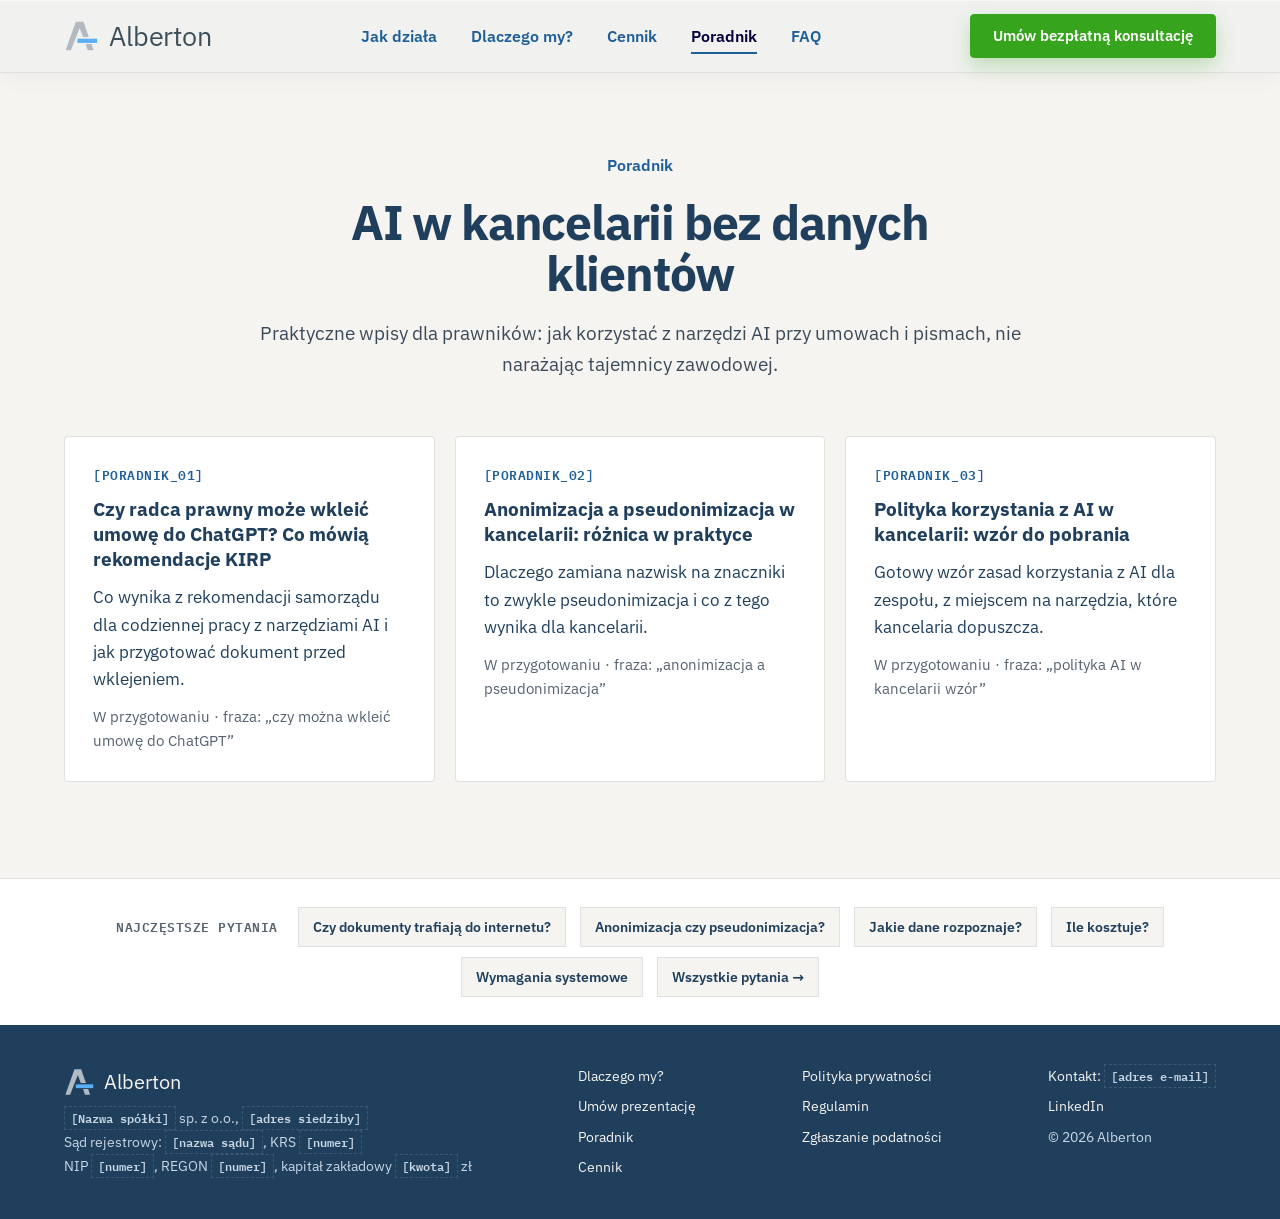
<file: poradnik/index.html>
<!doctype html>
<html lang="pl">
<head>
<meta charset="utf-8">
<meta name="viewport" content="width=device-width, initial-scale=1">
<title>Poradnik: AI w kancelarii bez danych klientów — Alberton</title>
<meta name="description" content="Wpisy dla prawników o korzystaniu z AI przy umowach i pismach: rekomendacje KIRP, anonimizacja a pseudonimizacja, polityka AI w kancelarii.">
<meta name="theme-color" content="#03003D">
<link rel="canonical" href="https://alberton.pl/poradnik/">
<link rel="icon" href="/favicon.svg" type="image/svg+xml">
<link rel="apple-touch-icon" href="/assets/apple-touch-icon.png">

<meta property="og:type" content="website">
<meta property="og:locale" content="pl_PL">
<meta property="og:site_name" content="Alberton">
<meta property="og:url" content="https://alberton.pl/poradnik/">
<meta property="og:title" content="Poradnik: AI w kancelarii bez danych klientów — Alberton">
<meta property="og:description" content="Wpisy dla prawników o korzystaniu z AI przy umowach i pismach: rekomendacje KIRP, anonimizacja a pseudonimizacja, polityka AI w kancelarii.">
<meta property="og:image" content="https://alberton.pl/assets/og-image.png">
<meta property="og:image:width" content="1200">
<meta property="og:image:height" content="630">
<meta property="og:image:alt" content="Alberton — wklejaj umowy do AI bez danych klientów">
<meta name="twitter:card" content="summary_large_image">

<link rel="preload" href="/assets/fonts/ibm-plex-sans-latin-700-normal.woff2" as="font" type="font/woff2" crossorigin>
<link rel="preload" href="/assets/fonts/ibm-plex-sans-latin-400-normal.woff2" as="font" type="font/woff2" crossorigin>
<link rel="stylesheet" href="/assets/styles.css">
</head>
<body>
<a class="skip-link" href="#tresc">Przejdź do treści</a>

<header class="site-header">
  <div class="wrap">
    <a class="logo" href="/" aria-label="Alberton — strona główna">
      <svg width="30" height="30" viewBox="3 2 38 38" fill="none" aria-hidden="true"><path d="M4.75 37L16.25 5H24.75L30.75 22.25H24.25L20.5 12L10.75 37Z" fill="#B2B9C2"/><path d="M27.25 30H33.75L36 37H29.5Z" fill="#B2B9C2"/><rect x="18" y="24" width="22" height="4.75" fill="#5AB0F5"/></svg>
      <span>Alberton</span>
    </a>
    <nav class="main-nav" aria-label="Główna nawigacja">
      <a class="nav-link" href="/#jak-dziala">Jak działa</a>
      <a class="nav-link" href="/dlaczego-my/">Dlaczego my?</a>
      <a class="nav-link" href="/#cennik">Cennik</a>
      <a class="nav-link" href="/poradnik/" aria-current="page">Poradnik</a>
      <a class="nav-link" href="/#faq">FAQ</a>
    </nav>
    <div class="nav-actions">
      <a class="btn btn-primary btn-sm btn-green" href="/prezentacja/">Umów bezpłatną konsultację</a>
    </div>
  </div>
</header>

<main id="tresc">

  <section class="wrap page-head" aria-labelledby="blog-title">
    <p class="eyebrow">Poradnik</p>
    <h1 id="blog-title">AI w kancelarii bez danych klientów</h1>
    <p class="lead">Praktyczne wpisy dla prawników: jak korzystać z narzędzi AI przy umowach i pismach, nie narażając tajemnicy zawodowej.</p>
  </section>

  <section class="wrap" style="padding-bottom:96px">
    <div class="grid">
        <article class="card">
          <span class="meta">[PORADNIK_01]</span>
          <h3>Czy radca prawny może wkleić umowę do ChatGPT? Co mówią rekomendacje KIRP</h3>
          <p>Co wynika z rekomendacji samorządu dla codziennej pracy z narzędziami AI i jak przygotować dokument przed wklejeniem.</p>
          <p class="stat-label">W przygotowaniu · fraza: „czy można wkleić umowę do ChatGPT”</p>
        </article>
        <article class="card">
          <span class="meta">[PORADNIK_02]</span>
          <h3>Anonimizacja a pseudonimizacja w kancelarii: różnica w praktyce</h3>
          <p>Dlaczego zamiana nazwisk na znaczniki to zwykle pseudonimizacja i co z tego wynika dla kancelarii.</p>
          <p class="stat-label">W przygotowaniu · fraza: „anonimizacja a pseudonimizacja”</p>
        </article>
        <article class="card">
          <span class="meta">[PORADNIK_03]</span>
          <h3>Polityka korzystania z AI w kancelarii: wzór do pobrania</h3>
          <p>Gotowy wzór zasad korzystania z AI dla zespołu, z miejscem na narzędzia, które kancelaria dopuszcza.</p>
          <p class="stat-label">W przygotowaniu · fraza: „polityka AI w kancelarii wzór”</p>
        </article>
    </div>
  </section>

</main>

<section class="faq-bar" aria-label="Najczęstsze pytania">
  <div class="wrap">
    <span class="label">Najczęstsze pytania</span>
    <a href="/#q-internet">Czy dokumenty trafiają do internetu?</a>
    <a href="/#q-rodo">Anonimizacja czy pseudonimizacja?</a>
    <a href="/#q-dane">Jakie dane rozpoznaje?</a>
    <a href="/#q-cena">Ile kosztuje?</a>
    <a href="/#q-wymagania">Wymagania systemowe</a>
    <a href="/#faq">Wszystkie pytania →</a>
  </div>
</section>

<footer class="site-footer">
  <div class="wrap footer-cols">
    <div class="footer-col footer-company">
      <span class="footer-logo"><svg width="30" height="30" viewBox="3 2 38 38" fill="none" aria-hidden="true"><path d="M4.75 37L16.25 5H24.75L30.75 22.25H24.25L20.5 12L10.75 37Z" fill="#B2B9C2"/><path d="M27.25 30H33.75L36 37H29.5Z" fill="#B2B9C2"/><rect x="18" y="24" width="22" height="4.75" fill="#5AB0F5"/></svg>Alberton</span>
      <span><span class="ph">[Nazwa spółki]</span> sp. z o.o., <span class="ph">[adres siedziby]</span><br>
      Sąd rejestrowy: <span class="ph">[nazwa sądu]</span>, KRS <span class="ph">[numer]</span><br>
      NIP <span class="ph">[numer]</span>, REGON <span class="ph">[numer]</span>, kapitał zakładowy <span class="ph">[kwota]</span>&nbsp;zł</span>
    </div>
    <nav class="footer-col footer-nav" aria-label="Stopka">
      <a href="/dlaczego-my/">Dlaczego my?</a>
      <a href="/prezentacja/">Umów prezentację</a>
      <a href="/poradnik/">Poradnik</a>
      <a href="/#cennik">Cennik</a>
    </nav>
    <nav class="footer-col footer-nav" aria-label="Dokumenty">
      <a href="#">Polityka prywatności</a>
      <a href="#">Regulamin</a>
      <a href="/dlaczego-my/#zgloszenia">Zgłaszanie podatności</a>
    </nav>
    <div class="footer-col footer-nav">
      <a href="#">Kontakt: <span class="ph">[adres e-mail]</span></a>
      <a href="#">LinkedIn</a>
      <span>© <span data-year>2026</span> Alberton</span>
    </div>
  </div>
</footer>

<script src="/assets/main.js" defer></script>
</body>
</html>
</file>
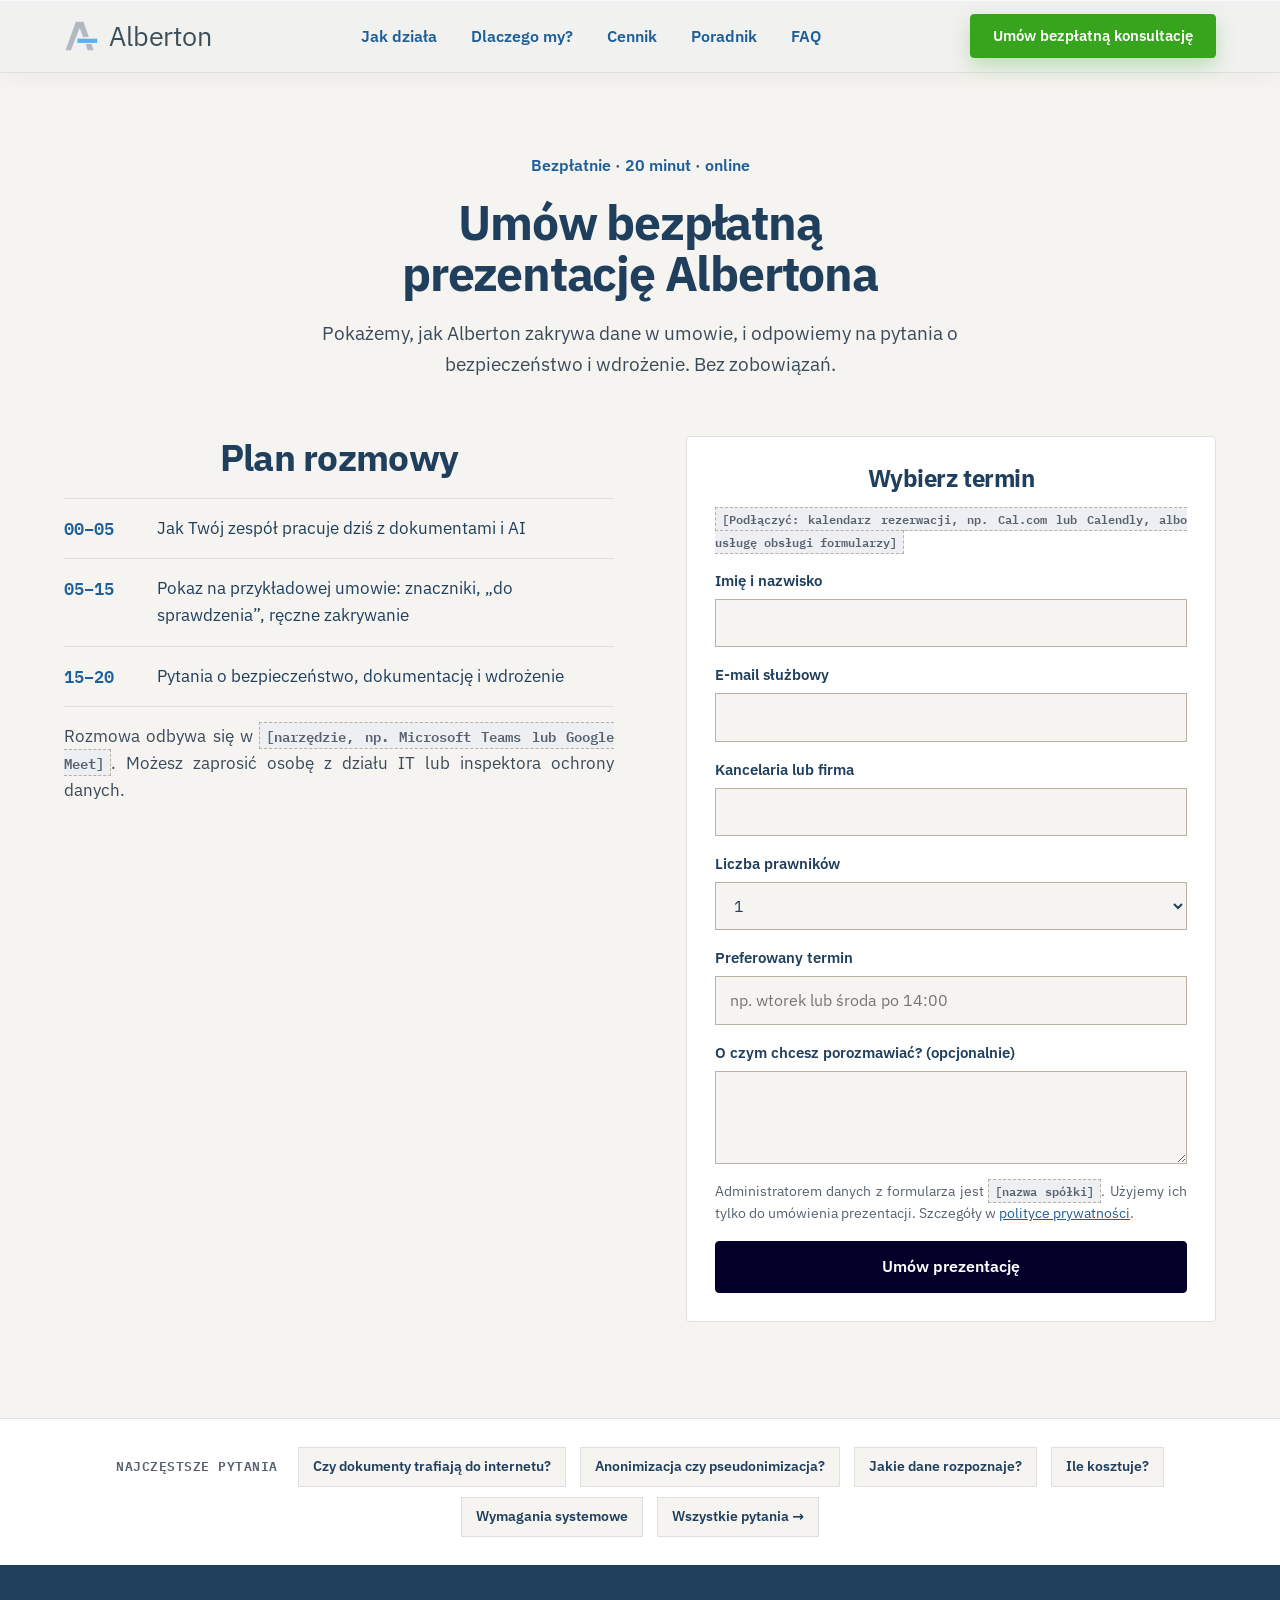
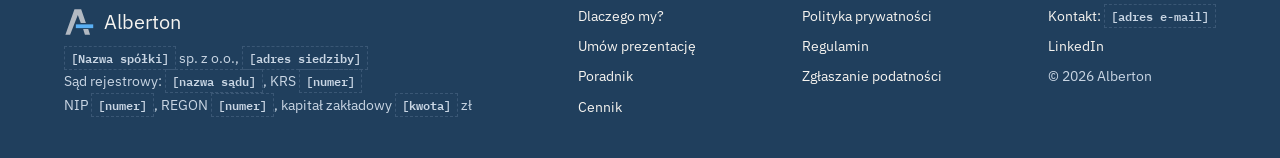
<file: prezentacja/index.html>
<!doctype html>
<html lang="pl">
<head>
<meta charset="utf-8">
<meta name="viewport" content="width=device-width, initial-scale=1">
<title>Umów bezpłatną prezentację Albertona (20 min)</title>
<meta name="description" content="Bezpłatna, 20-minutowa prezentacja Albertona online: pokaz anonimizacji umowy i odpowiedzi na pytania o bezpieczeństwo i wdrożenie.">
<meta name="theme-color" content="#03003D">
<link rel="canonical" href="https://alberton.pl/prezentacja/">
<link rel="icon" href="/favicon.svg" type="image/svg+xml">
<link rel="apple-touch-icon" href="/assets/apple-touch-icon.png">

<meta property="og:type" content="website">
<meta property="og:locale" content="pl_PL">
<meta property="og:site_name" content="Alberton">
<meta property="og:url" content="https://alberton.pl/prezentacja/">
<meta property="og:title" content="Umów bezpłatną prezentację Albertona (20 min)">
<meta property="og:description" content="Bezpłatna, 20-minutowa prezentacja Albertona online: pokaz anonimizacji umowy i odpowiedzi na pytania o bezpieczeństwo i wdrożenie.">
<meta property="og:image" content="https://alberton.pl/assets/og-image.png">
<meta property="og:image:width" content="1200">
<meta property="og:image:height" content="630">
<meta property="og:image:alt" content="Alberton — wklejaj umowy do AI bez danych klientów">
<meta name="twitter:card" content="summary_large_image">

<link rel="preload" href="/assets/fonts/ibm-plex-sans-latin-700-normal.woff2" as="font" type="font/woff2" crossorigin>
<link rel="preload" href="/assets/fonts/ibm-plex-sans-latin-400-normal.woff2" as="font" type="font/woff2" crossorigin>
<link rel="stylesheet" href="/assets/styles.css">
</head>
<body>
<a class="skip-link" href="#tresc">Przejdź do treści</a>

<header class="site-header">
  <div class="wrap">
    <a class="logo" href="/" aria-label="Alberton — strona główna">
      <svg width="30" height="30" viewBox="3 2 38 38" fill="none" aria-hidden="true"><path d="M4.75 37L16.25 5H24.75L30.75 22.25H24.25L20.5 12L10.75 37Z" fill="#B2B9C2"/><path d="M27.25 30H33.75L36 37H29.5Z" fill="#B2B9C2"/><rect x="18" y="24" width="22" height="4.75" fill="#5AB0F5"/></svg>
      <span>Alberton</span>
    </a>
    <nav class="main-nav" aria-label="Główna nawigacja">
      <a class="nav-link" href="/#jak-dziala">Jak działa</a>
      <a class="nav-link" href="/dlaczego-my/">Dlaczego my?</a>
      <a class="nav-link" href="/#cennik">Cennik</a>
      <a class="nav-link" href="/poradnik/">Poradnik</a>
      <a class="nav-link" href="/#faq">FAQ</a>
    </nav>
    <div class="nav-actions">
      <a class="btn btn-primary btn-sm btn-green" href="/prezentacja/">Umów bezpłatną konsultację</a>
    </div>
  </div>
</header>

<main id="tresc">

  <section class="wrap page-head" aria-labelledby="demo-title">
    <p class="eyebrow">Bezpłatnie · 20 minut · online</p>
    <h1 id="demo-title">Umów bezpłatną prezentację Albertona</h1>
    <p class="lead">Pokażemy, jak Alberton zakrywa dane w umowie, i odpowiemy na pytania o bezpieczeństwo i wdrożenie. Bez zobowiązań.</p>
  </section>

  <section class="wrap" style="padding-bottom:96px">
    <div class="split" style="align-items:flex-start">
      <div class="rule-copy">
        <h2 class="h2">Plan rozmowy</h2>
        <ol class="agenda">
          <li><span class="mono">00–05</span><span>Jak Twój zespół pracuje dziś z dokumentami i AI</span></li>
          <li><span class="mono">05–15</span><span>Pokaz na przykładowej umowie: znaczniki, „do sprawdzenia”, ręczne zakrywanie</span></li>
          <li><span class="mono">15–20</span><span>Pytania o bezpieczeństwo, dokumentację i wdrożenie</span></li>
        </ol>
        <p class="muted">Rozmowa odbywa się w <span class="ph">[narzędzie, np. Microsoft Teams lub Google Meet]</span>. Możesz zaprosić osobę z działu IT lub inspektora ochrony danych.</p>
      </div>
      <form class="form" action="#" method="post" aria-labelledby="form-title">
        <h2 id="form-title" class="h2" style="font-size:1.5rem;text-align:center">Wybierz termin</h2>
        <p class="note"><span class="ph">[Podłączyć: kalendarz rezerwacji, np. Cal.com lub Calendly, albo usługę obsługi formularzy]</span></p>
        <div class="field"><label for="f-name">Imię i nazwisko</label><input id="f-name" name="imie" autocomplete="name" required></div>
        <div class="field"><label for="f-mail">E-mail służbowy</label><input id="f-mail" name="email" type="email" autocomplete="email" required></div>
        <div class="field"><label for="f-org">Kancelaria lub firma</label><input id="f-org" name="organizacja" autocomplete="organization"></div>
        <div class="field"><label for="f-size">Liczba prawników</label>
          <select id="f-size" name="wielkosc"><option>1</option><option>2–9</option><option>10–49</option><option>50 i więcej</option></select></div>
        <div class="field"><label for="f-when">Preferowany termin</label><input id="f-when" name="termin" placeholder="np. wtorek lub środa po 14:00"></div>
        <div class="field"><label for="f-msg">O czym chcesz porozmawiać? (opcjonalnie)</label><textarea id="f-msg" name="wiadomosc" rows="3"></textarea></div>
        <p class="note">Administratorem danych z formularza jest <span class="ph">[nazwa spółki]</span>. Użyjemy ich tylko do umówienia prezentacji. Szczegóły w <a href="#">polityce prywatności</a>.</p>
        <button class="btn btn-primary" type="submit">Umów prezentację</button>
      </form>
    </div>
  </section>

</main>

<section class="faq-bar" aria-label="Najczęstsze pytania">
  <div class="wrap">
    <span class="label">Najczęstsze pytania</span>
    <a href="/#q-internet">Czy dokumenty trafiają do internetu?</a>
    <a href="/#q-rodo">Anonimizacja czy pseudonimizacja?</a>
    <a href="/#q-dane">Jakie dane rozpoznaje?</a>
    <a href="/#q-cena">Ile kosztuje?</a>
    <a href="/#q-wymagania">Wymagania systemowe</a>
    <a href="/#faq">Wszystkie pytania →</a>
  </div>
</section>

<footer class="site-footer">
  <div class="wrap footer-cols">
    <div class="footer-col footer-company">
      <span class="footer-logo"><svg width="30" height="30" viewBox="3 2 38 38" fill="none" aria-hidden="true"><path d="M4.75 37L16.25 5H24.75L30.75 22.25H24.25L20.5 12L10.75 37Z" fill="#B2B9C2"/><path d="M27.25 30H33.75L36 37H29.5Z" fill="#B2B9C2"/><rect x="18" y="24" width="22" height="4.75" fill="#5AB0F5"/></svg>Alberton</span>
      <span><span class="ph">[Nazwa spółki]</span> sp. z o.o., <span class="ph">[adres siedziby]</span><br>
      Sąd rejestrowy: <span class="ph">[nazwa sądu]</span>, KRS <span class="ph">[numer]</span><br>
      NIP <span class="ph">[numer]</span>, REGON <span class="ph">[numer]</span>, kapitał zakładowy <span class="ph">[kwota]</span>&nbsp;zł</span>
    </div>
    <nav class="footer-col footer-nav" aria-label="Stopka">
      <a href="/dlaczego-my/">Dlaczego my?</a>
      <a href="/prezentacja/">Umów prezentację</a>
      <a href="/poradnik/">Poradnik</a>
      <a href="/#cennik">Cennik</a>
    </nav>
    <nav class="footer-col footer-nav" aria-label="Dokumenty">
      <a href="#">Polityka prywatności</a>
      <a href="#">Regulamin</a>
      <a href="/dlaczego-my/#zgloszenia">Zgłaszanie podatności</a>
    </nav>
    <div class="footer-col footer-nav">
      <a href="#">Kontakt: <span class="ph">[adres e-mail]</span></a>
      <a href="#">LinkedIn</a>
      <span>© <span data-year>2026</span> Alberton</span>
    </div>
  </div>
</footer>

<script src="/assets/main.js" defer></script>
</body>
</html>
</file>
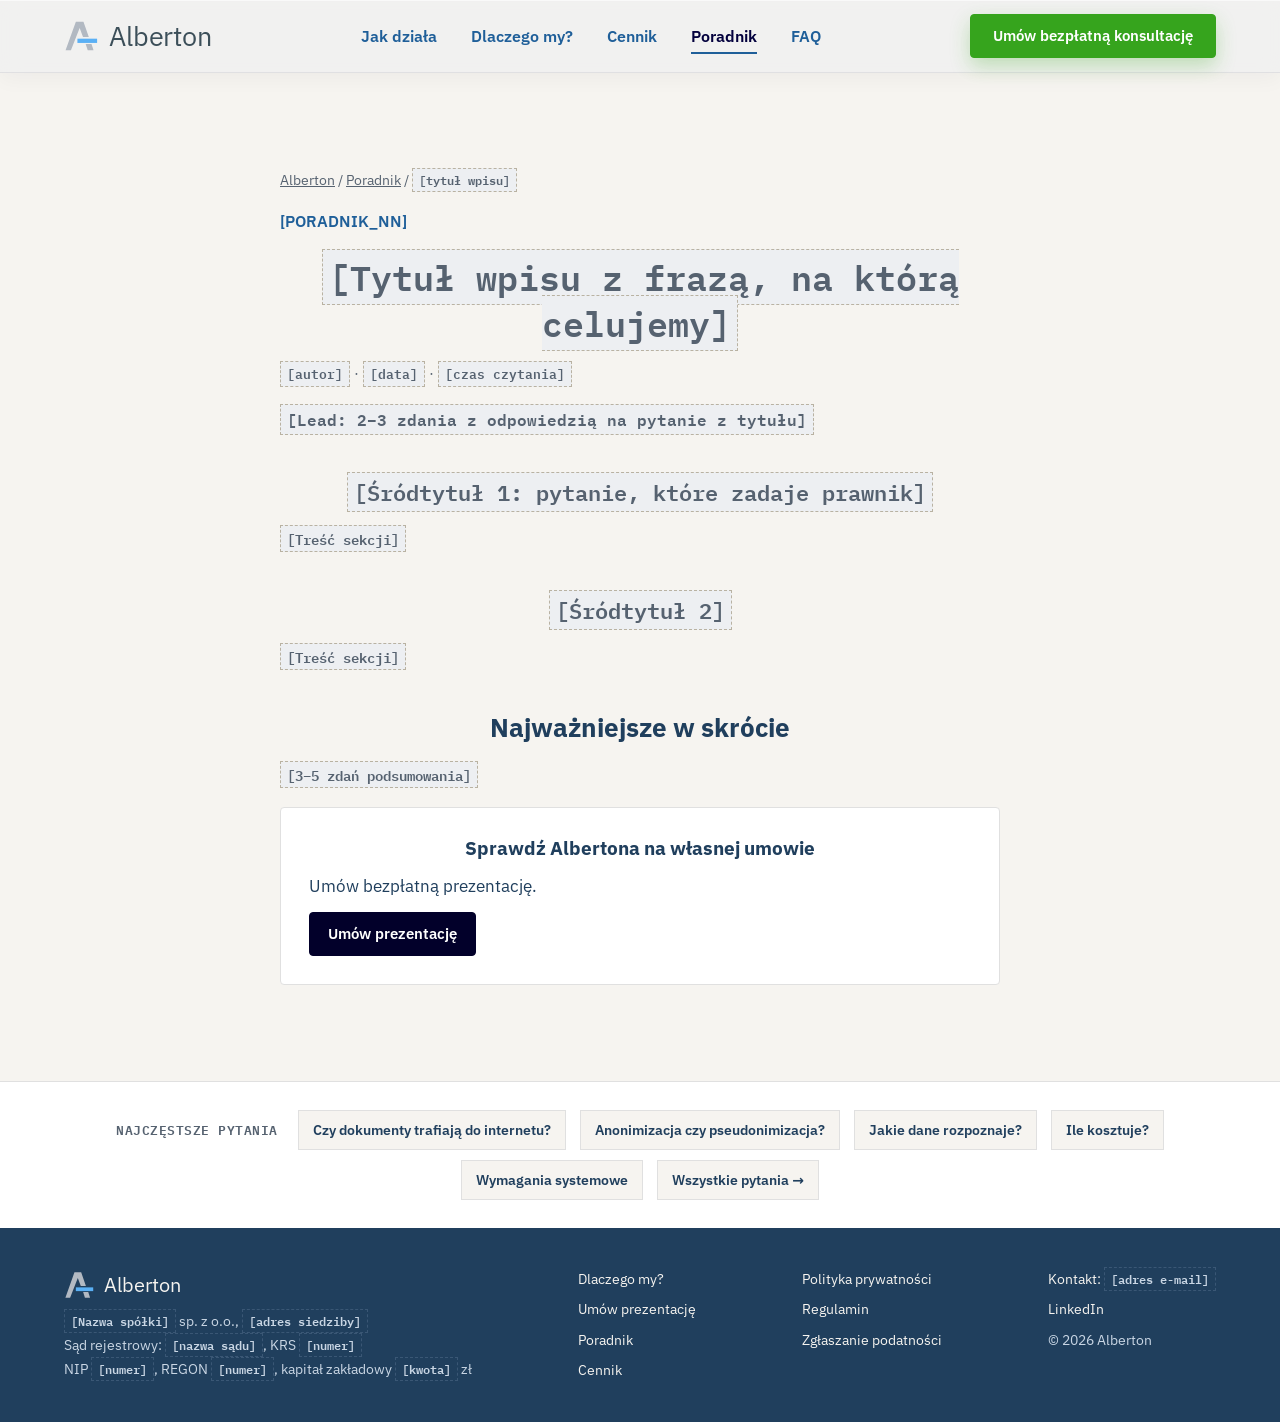
<file: poradnik/szablon-wpisu/index.html>
<!doctype html>
<html lang="pl">
<head>
<meta charset="utf-8">
<meta name="viewport" content="width=device-width, initial-scale=1">
<title>[Tytuł wpisu] — Poradnik Alberton</title>
<meta name="description" content="[Opis meta, do 155 znaków]">
<meta name="robots" content="noindex">
<meta name="theme-color" content="#03003D">
<link rel="canonical" href="https://alberton.pl/poradnik/szablon-wpisu/">
<link rel="icon" href="/favicon.svg" type="image/svg+xml">
<link rel="apple-touch-icon" href="/assets/apple-touch-icon.png">

<meta property="og:type" content="website">
<meta property="og:locale" content="pl_PL">
<meta property="og:site_name" content="Alberton">
<meta property="og:url" content="https://alberton.pl/poradnik/szablon-wpisu/">
<meta property="og:title" content="[Tytuł wpisu] — Poradnik Alberton">
<meta property="og:description" content="[Opis meta, do 155 znaków]">
<meta property="og:image" content="https://alberton.pl/assets/og-image.png">
<meta property="og:image:width" content="1200">
<meta property="og:image:height" content="630">
<meta property="og:image:alt" content="Alberton — wklejaj umowy do AI bez danych klientów">
<meta name="twitter:card" content="summary_large_image">

<link rel="preload" href="/assets/fonts/ibm-plex-sans-latin-700-normal.woff2" as="font" type="font/woff2" crossorigin>
<link rel="preload" href="/assets/fonts/ibm-plex-sans-latin-400-normal.woff2" as="font" type="font/woff2" crossorigin>
<link rel="stylesheet" href="/assets/styles.css">
<script type="application/ld+json">
{
  "@context": "https://schema.org",
  "@type": "Article",
  "headline": "[Tytuł wpisu, do 60 znaków, z frazą]",
  "datePublished": "[RRRR-MM-DD]",
  "author": {"@type": "Person", "name": "[Autor]"},
  "publisher": {"@type": "Organization", "name": "Alberton", "url": "https://alberton.pl/"}
}
</script>
</head>
<body>
<a class="skip-link" href="#tresc">Przejdź do treści</a>

<header class="site-header">
  <div class="wrap">
    <a class="logo" href="/" aria-label="Alberton — strona główna">
      <svg width="30" height="30" viewBox="3 2 38 38" fill="none" aria-hidden="true"><path d="M4.75 37L16.25 5H24.75L30.75 22.25H24.25L20.5 12L10.75 37Z" fill="#B2B9C2"/><path d="M27.25 30H33.75L36 37H29.5Z" fill="#B2B9C2"/><rect x="18" y="24" width="22" height="4.75" fill="#5AB0F5"/></svg>
      <span>Alberton</span>
    </a>
    <nav class="main-nav" aria-label="Główna nawigacja">
      <a class="nav-link" href="/#jak-dziala">Jak działa</a>
      <a class="nav-link" href="/dlaczego-my/">Dlaczego my?</a>
      <a class="nav-link" href="/#cennik">Cennik</a>
      <a class="nav-link" href="/poradnik/" aria-current="page">Poradnik</a>
      <a class="nav-link" href="/#faq">FAQ</a>
    </nav>
    <div class="nav-actions">
      <a class="btn btn-primary btn-sm btn-green" href="/prezentacja/">Umów bezpłatną konsultację</a>
    </div>
  </div>
</header>

<main id="tresc">

  <article class="wrap section">
    <div class="prose">
      <p class="breadcrumb center"><a href="/">Alberton</a> / <a href="/poradnik/">Poradnik</a> / <span class="ph">[tytuł wpisu]</span></p>
      <p class="eyebrow center">[PORADNIK_NN]</p>
      <h1 class="center" style="font-size:clamp(2rem,4vw,2.6rem);line-height:1.1"><span class="ph">[Tytuł wpisu z frazą, na którą celujemy]</span></h1>
      <p class="center stat-label"><span class="ph">[autor]</span> · <span class="ph">[data]</span> · <span class="ph">[czas czytania]</span></p>
      <p class="lead"><span class="ph">[Lead: 2–3 zdania z odpowiedzią na pytanie z tytułu]</span></p>
      <h2><span class="ph">[Śródtytuł 1: pytanie, które zadaje prawnik]</span></h2>
      <p><span class="ph">[Treść sekcji]</span></p>
      <h2><span class="ph">[Śródtytuł 2]</span></h2>
      <p><span class="ph">[Treść sekcji]</span></p>
      <h2>Najważniejsze w skrócie</h2>
      <p><span class="ph">[3–5 zdań podsumowania]</span></p>
      <div class="card center"><h3>Sprawdź Albertona na własnej umowie</h3><p class="center">Umów bezpłatną prezentację.</p><p><a class="btn btn-primary btn-sm" href="/prezentacja/">Umów prezentację</a></p></div>
    </div>
  </article>

</main>

<section class="faq-bar" aria-label="Najczęstsze pytania">
  <div class="wrap">
    <span class="label">Najczęstsze pytania</span>
    <a href="/#q-internet">Czy dokumenty trafiają do internetu?</a>
    <a href="/#q-rodo">Anonimizacja czy pseudonimizacja?</a>
    <a href="/#q-dane">Jakie dane rozpoznaje?</a>
    <a href="/#q-cena">Ile kosztuje?</a>
    <a href="/#q-wymagania">Wymagania systemowe</a>
    <a href="/#faq">Wszystkie pytania →</a>
  </div>
</section>

<footer class="site-footer">
  <div class="wrap footer-cols">
    <div class="footer-col footer-company">
      <span class="footer-logo"><svg width="30" height="30" viewBox="3 2 38 38" fill="none" aria-hidden="true"><path d="M4.75 37L16.25 5H24.75L30.75 22.25H24.25L20.5 12L10.75 37Z" fill="#B2B9C2"/><path d="M27.25 30H33.75L36 37H29.5Z" fill="#B2B9C2"/><rect x="18" y="24" width="22" height="4.75" fill="#5AB0F5"/></svg>Alberton</span>
      <span><span class="ph">[Nazwa spółki]</span> sp. z o.o., <span class="ph">[adres siedziby]</span><br>
      Sąd rejestrowy: <span class="ph">[nazwa sądu]</span>, KRS <span class="ph">[numer]</span><br>
      NIP <span class="ph">[numer]</span>, REGON <span class="ph">[numer]</span>, kapitał zakładowy <span class="ph">[kwota]</span>&nbsp;zł</span>
    </div>
    <nav class="footer-col footer-nav" aria-label="Stopka">
      <a href="/dlaczego-my/">Dlaczego my?</a>
      <a href="/prezentacja/">Umów prezentację</a>
      <a href="/poradnik/">Poradnik</a>
      <a href="/#cennik">Cennik</a>
    </nav>
    <nav class="footer-col footer-nav" aria-label="Dokumenty">
      <a href="#">Polityka prywatności</a>
      <a href="#">Regulamin</a>
      <a href="/dlaczego-my/#zgloszenia">Zgłaszanie podatności</a>
    </nav>
    <div class="footer-col footer-nav">
      <a href="#">Kontakt: <span class="ph">[adres e-mail]</span></a>
      <a href="#">LinkedIn</a>
      <span>© <span data-year>2026</span> Alberton</span>
    </div>
  </div>
</footer>

<script src="/assets/main.js" defer></script>
</body>
</html>
</file>
<file: assets/styles.css>
/* Fonty hostowane lokalnie (bez Google Fonts) */
@font-face { font-family: "IBM Plex Sans"; font-style: normal; font-weight: 400; font-display: swap;
  src: url("fonts/ibm-plex-sans-latin-400-normal.woff2") format("woff2");
  unicode-range: U+0000-00FF,U+0131,U+0152-0153,U+02BB-02BC,U+02C6,U+02DA,U+02DC,U+0304,U+0308,U+0329,U+2000-206F,U+2074,U+20AC,U+2122,U+2191,U+2193,U+2212,U+2215,U+FEFF,U+FFFD; }
@font-face { font-family: "IBM Plex Sans"; font-style: normal; font-weight: 400; font-display: swap;
  src: url("fonts/ibm-plex-sans-latin-ext-400-normal.woff2") format("woff2");
  unicode-range: U+0100-02AF,U+0304,U+0308,U+0329,U+1E00-1E9F,U+1EF2-1EFF,U+2020,U+20A0-20AB,U+20AD-20C0,U+2113,U+2C60-2C7F,U+A720-A7FF; }
@font-face { font-family: "IBM Plex Sans"; font-style: normal; font-weight: 600; font-display: swap;
  src: url("fonts/ibm-plex-sans-latin-600-normal.woff2") format("woff2");
  unicode-range: U+0000-00FF,U+0131,U+0152-0153,U+02BB-02BC,U+02C6,U+02DA,U+02DC,U+0304,U+0308,U+0329,U+2000-206F,U+2074,U+20AC,U+2122,U+2191,U+2193,U+2212,U+2215,U+FEFF,U+FFFD; }
@font-face { font-family: "IBM Plex Sans"; font-style: normal; font-weight: 600; font-display: swap;
  src: url("fonts/ibm-plex-sans-latin-ext-600-normal.woff2") format("woff2");
  unicode-range: U+0100-02AF,U+0304,U+0308,U+0329,U+1E00-1E9F,U+1EF2-1EFF,U+2020,U+20A0-20AB,U+20AD-20C0,U+2113,U+2C60-2C7F,U+A720-A7FF; }
@font-face { font-family: "IBM Plex Sans"; font-style: normal; font-weight: 700; font-display: swap;
  src: url("fonts/ibm-plex-sans-latin-700-normal.woff2") format("woff2");
  unicode-range: U+0000-00FF,U+0131,U+0152-0153,U+02BB-02BC,U+02C6,U+02DA,U+02DC,U+0304,U+0308,U+0329,U+2000-206F,U+2074,U+20AC,U+2122,U+2191,U+2193,U+2212,U+2215,U+FEFF,U+FFFD; }
@font-face { font-family: "IBM Plex Sans"; font-style: normal; font-weight: 700; font-display: swap;
  src: url("fonts/ibm-plex-sans-latin-ext-700-normal.woff2") format("woff2");
  unicode-range: U+0100-02AF,U+0304,U+0308,U+0329,U+1E00-1E9F,U+1EF2-1EFF,U+2020,U+20A0-20AB,U+20AD-20C0,U+2113,U+2C60-2C7F,U+A720-A7FF; }
@font-face { font-family: "IBM Plex Mono"; font-style: normal; font-weight: 600; font-display: swap;
  src: url("fonts/ibm-plex-mono-latin-600-normal.woff2") format("woff2");
  unicode-range: U+0000-00FF,U+0131,U+0152-0153,U+02BB-02BC,U+02C6,U+02DA,U+02DC,U+0304,U+0308,U+0329,U+2000-206F,U+2074,U+20AC,U+2122,U+2191,U+2193,U+2212,U+2215,U+FEFF,U+FFFD; }
@font-face { font-family: "IBM Plex Mono"; font-style: normal; font-weight: 600; font-display: swap;
  src: url("fonts/ibm-plex-mono-latin-ext-600-normal.woff2") format("woff2");
  unicode-range: U+0100-02AF,U+0304,U+0308,U+0329,U+1E00-1E9F,U+1EF2-1EFF,U+2020,U+20A0-20AB,U+20AD-20C0,U+2113,U+2C60-2C7F,U+A720-A7FF; }

/* Identyfikacja „znacznik zamiast danych” */
:root {
  --ink: #203F5D;          /* Atrament: tekst, ciemne sekcje */
  --ink-line: #3A5775;
  --paper: #F6F4F0;        /* Papier: tło */
  --white: #FFFFFF;
  --mark: #5AB0F5;         /* Znacznik: tylko grafika */
  --mark-dark: #1F5F99;    /* Znacznik ciemny: przyciski, linki */
  --mark-darker: #203F5D;
  --mark-tint: #E6ECF3;
  --mark-on-ink: #8CC8F8;
  --signal: #E9A23B;       /* Sygnał: tylko „do sprawdzenia” */
  --signal-tint: #FFEAC6;
  --signal-text: #7A4A00;
  --graphite: #566270;     /* Grafit: tekst drugorzędny */
  --text-2: #3B4A5A;
  --on-ink: #C9D6E4;
  --line: #E0E0E0;
  --line-soft: #EBEBEB;
  --chip: #EDEFF2;
  --radius: 0;
  --mono: "IBM Plex Mono", ui-monospace, "SFMono-Regular", Menlo, Consolas, monospace;
  --head: "IBM Plex Sans", system-ui, sans-serif;
}

*, *::before, *::after { box-sizing: border-box; }
html { scroll-behavior: smooth; }
@media (prefers-reduced-motion: reduce) { html { scroll-behavior: auto; } }
body {
  margin: 0;
  background: var(--paper);
  color: var(--ink);
  font-family: "IBM Plex Sans", system-ui, -apple-system, "Segoe UI", sans-serif;
  font-size: 17px;
  line-height: 1.6;
  -webkit-text-size-adjust: 100%;
}
h1, h2, h3 { font-family: var(--head); font-weight: 700; margin: 0; }
h3 { font-weight: 700; }
p { margin: 0; }
a { color: var(--mark-dark); }
a:hover { color: var(--mark-darker); }
:focus-visible { outline: 2px solid var(--mark-dark); outline-offset: 3px; }

.skip-link { position: absolute; left: 16px; top: -48px; background: var(--ink); color: var(--paper); padding: 8px 16px; border-radius: 0; z-index: 10; }
.skip-link:focus { top: 12px; color: var(--paper); }

.wrap { max-width: 1200px; margin: 0 auto; padding-left: 24px; padding-right: 24px; }
.measure { max-width: 60ch; }
.muted { color: var(--text-2); }
.mono { font-family: var(--mono); font-weight: 600; }

/* Znaczniki w tekście: [OSOBA_1] i „do sprawdzenia” */
.tag, .flag { font-family: var(--mono); font-size: 0.86em; font-weight: 600; padding: 2px 7px; border-radius: 0; white-space: nowrap; }
.tag { background: var(--mark-tint); color: var(--mark-darker); }
.flag { background: var(--signal-tint); color: var(--signal-text); box-shadow: inset 0 -2px 0 var(--signal); }

/* Przyciski */
.btn { display: inline-flex; align-items: center; justify-content: center; min-height: 52px; padding: 0 24px; border-radius: 0; font: 600 16px/1.2 "IBM Plex Sans", system-ui, sans-serif; text-decoration: none; cursor: pointer; border: 1.5px solid transparent; }
.btn-primary { background: var(--mark-dark); color: var(--white); border-color: var(--mark-dark); }
.btn-primary:hover { background: var(--mark-darker); border-color: var(--mark-darker); color: var(--white); }
.btn-outline { background: transparent; color: var(--ink); border-color: var(--ink); }
.btn-outline:hover { background: var(--ink); color: var(--paper); }
.btn-sm { min-height: 44px; padding: 0 18px; font-size: 15px; }

/* Nagłówek */
.site-header { border-bottom: 1px solid var(--line); background: var(--paper); }
.site-header .wrap { display: flex; flex-wrap: wrap; align-items: center; justify-content: space-between; gap: 16px; padding-top: 16px; padding-bottom: 16px; }
.logo { display: flex; align-items: center; gap: 10px; text-decoration: none; color: var(--ink); }
.logo:hover { color: var(--ink); }
.logo span { font-family: var(--head); font-weight: 400; font-size: 26px; letter-spacing: 0; }
.main-nav { display: flex; flex-wrap: wrap; align-items: center; gap: 6px 24px; }
.nav-link { color: var(--ink); text-decoration: none; font-size: 15px; font-weight: 600; }
.nav-link:hover { color: var(--ink); text-decoration: underline; text-decoration-color: var(--mark); text-decoration-thickness: 3px; text-underline-offset: 7px; }

/* Hero */
.hero { display: flex; flex-wrap: wrap; align-items: center; gap: 56px; padding-top: 88px; padding-bottom: 72px; }
.hero-copy { flex: 1 1 400px; min-width: 0; display: flex; flex-direction: column; gap: 24px; }
.eyebrow { font-size: 16px; font-weight: 600; color: var(--mark-dark); }
.hero h1 { font-size: clamp(2.4rem, 5vw, 3.4rem); line-height: 1.05; letter-spacing: -0.025em; }
.lead { font-size: 1.2rem; color: var(--text-2); max-width: 34em; }
.actions { display: flex; flex-wrap: wrap; gap: 12px; }
.hero-note { font-size: 14px; color: var(--graphite); }
.hero-demo { flex: 0 1 685px; min-width: 0; }


/* Pasek faktów */
.strip { background: var(--white); border-top: 1px solid var(--line); border-bottom: 1px solid var(--line); }
.strip ul { list-style: none; margin: 0 auto; padding-top: 22px; padding-bottom: 22px; display: flex; flex-wrap: wrap; gap: 10px 40px; justify-content: space-between; font-size: 15px; font-weight: 600; }
.strip li { display: flex; align-items: center; gap: 10px; }
.strip li::before { content: ""; flex: none; width: 14px; height: 6px; border-radius: 0; background: var(--mark); }

/* Sekcje */
.section { padding-top: 96px; padding-bottom: 96px; }
.h2 { font-size: clamp(1.8rem, 3.4vw, 2.3rem); line-height: 1.15; letter-spacing: -0.02em; }
.section-head { display: flex; flex-direction: column; gap: 12px; max-width: 680px; margin-bottom: 40px; }

.steps { list-style: none; margin: 0; padding: 0; display: grid; grid-template-columns: repeat(auto-fit, minmax(260px, 1fr)); gap: 32px 40px; }
.steps li { border-top: 2px solid var(--ink); padding-top: 20px; display: flex; flex-direction: column; gap: 10px; }
.steps .num { font-family: var(--mono); font-weight: 600; color: var(--mark-dark); }
.steps h3 { font-size: 1.25rem; line-height: 1.3; }
.steps p { color: var(--text-2); font-size: 16px; }

.band { background: var(--white); border-top: 1px solid var(--line); border-bottom: 1px solid var(--line); }
.split { display: flex; flex-wrap: wrap; align-items: center; gap: 56px 72px; }
.split > * { min-width: 0; }
.rule-copy { flex: 1 1 420px; display: flex; flex-direction: column; gap: 16px; }
.rule-copy .h2 { margin-bottom: 4px; }
.panel { flex: 1 1 380px; background: var(--paper); border: 1px solid var(--line); border-radius: 0; padding: 22px 24px 24px; }
.panel-title { font-family: var(--mono); font-weight: 600; font-size: 13px; color: var(--graphite); letter-spacing: 0.04em; text-transform: uppercase; margin-bottom: 8px; }
.found { list-style: none; margin: 0 0 20px; padding: 0; font-size: 15px; }
.found li { display: flex; justify-content: space-between; align-items: center; gap: 12px; padding: 12px 0; border-bottom: 1px solid var(--line); }
.found .kind { color: var(--graphite); }
.status { font-size: 13px; font-weight: 600; padding: 3px 9px; border-radius: 0; white-space: nowrap; }
.status-done { background: var(--mark-tint); color: var(--mark-darker); }
.status-check { background: var(--signal-tint); color: var(--signal-text); box-shadow: inset 0 -2px 0 var(--signal); }

.security { background: var(--ink); color: var(--paper); }
.security .h2 { color: var(--paper); max-width: 20ch; }
.security-grid { display: flex; flex-wrap: wrap; gap: 40px 72px; }
.security-copy { flex: 1 1 400px; min-width: 0; display: flex; flex-direction: column; gap: 20px; }
.security-copy p { color: var(--on-ink); max-width: 46ch; }
.facts { flex: 1 1 380px; min-width: 0; list-style: none; margin: 0; padding: 0; border-bottom: 1px solid var(--ink-line); }
.facts li { display: flex; gap: 14px; padding: 18px 0; border-top: 1px solid var(--ink-line); }
.facts li::before { content: ""; flex: none; width: 14px; height: 6px; margin-top: 11px; border-radius: 0; background: var(--mark-on-ink); }

.law { display: flex; flex-wrap: wrap; gap: 24px 72px; }
.law .h2 { flex: 1 1 420px; max-width: 22ch; }
.law-cols { flex: 1 1 420px; display: flex; flex-direction: column; gap: 16px; color: var(--text-2); }

.faq { max-width: 860px; }
.faq .h2 { margin-bottom: 24px; }
.faq-list { border-bottom: 1px solid var(--line); }
.faq details { border-top: 1px solid var(--line); padding: 18px 0; }
.faq summary { cursor: pointer; font-weight: 600; }
.faq details p { margin-top: 10px; color: var(--text-2); }

.cta { background: var(--mark-tint); }
.cta .wrap { display: flex; flex-wrap: wrap; align-items: center; justify-content: space-between; gap: 24px 48px; padding-top: 72px; padding-bottom: 72px; }
.cta-copy { flex: 1 1 420px; min-width: 0; display: flex; flex-direction: column; gap: 8px; }
.cta-copy p { color: var(--text-2); }

/* Stopka */
.site-footer { background: var(--ink); color: var(--on-ink); font-size: 14px; }
.site-footer .wrap { display: flex; flex-wrap: wrap; align-items: center; justify-content: space-between; gap: 16px 40px; padding-top: 40px; padding-bottom: 40px; }
.footer-logo { display: flex; align-items: center; gap: 10px; font-family: var(--head); font-weight: 400; font-size: 20px; color: var(--paper); }
.footer-nav { display: flex; flex-wrap: wrap; gap: 8px 24px; }
.footer-nav a { color: var(--paper); text-decoration: none; }
.footer-nav a:hover { color: var(--paper); text-decoration: underline; text-decoration-color: var(--mark-on-ink); text-underline-offset: 5px; }

@media (max-width: 640px) {
  .hero { padding-top: 48px; padding-bottom: 56px; gap: 40px; }
  .section { padding-top: 64px; padding-bottom: 64px; }
  .cta .wrap { padding-top: 56px; padding-bottom: 56px; }
  .main-nav { gap: 8px 18px; }
  .strip ul { justify-content: flex-start; }
}

/* ===== Wersja 3: podstrony, wyśrodkowanie, justowanie ===== */
/* Logo: znak bez zmian (geometria i kolory z wersji 1) */
.logo, .logo:hover { color: #3C4F59; }
.logo span { color: #3C4F59; }

/* Wyśrodkowane nagłówki i wstępy, justowany tekst ciągły */
.center { text-align: center; }
.section-head { margin-left: auto; margin-right: auto; text-align: center; align-items: center; }
.section-head p { max-width: 60ch; }
.justify, .prose p, .rule-copy p, .law-cols p, .security-copy p, .faq details p { text-align: justify; hyphens: auto; -webkit-hyphens: auto; }
.hero-copy { text-align: left; align-items: flex-start; }
.hero-copy .lead { text-align: left; }
.hero-copy .actions { justify-content: flex-start; }
.rule-copy .h2, .security-copy .h2, .law .h2 { text-align: center; margin-left: auto; margin-right: auto; }
.cta .wrap { flex-direction: column; text-align: center; justify-content: center; }
.cta-copy { flex: none; align-items: center; }
.faq { margin: 0 auto; }
.faq .h2 { text-align: center; }

/* Miejsca do uzupełnienia */
.ph { font-family: var(--mono); font-size: 0.85em; font-weight: 600; color: var(--graphite); background: var(--chip); border: 1px dashed #B9B2A2; border-radius: 0; padding: 1px 6px; }

/* Nawigacja */
.main-nav .nav-link[aria-current="page"] { text-decoration: underline; text-decoration-color: var(--mark); text-decoration-thickness: 3px; text-underline-offset: 7px; }
.nav-actions { display: flex; flex-wrap: wrap; gap: 10px; }

/* Karty i siatki */
.grid { display: grid; grid-template-columns: repeat(auto-fit, minmax(260px, 1fr)); gap: 20px; }
.card { background: var(--white); border: 1px solid var(--line); border-radius: 0; padding: 28px; display: flex; flex-direction: column; gap: 12px; }
.card h3 { font-size: 1.2rem; line-height: 1.3; }
.card .meta { font-family: var(--mono); font-size: 13px; font-weight: 600; color: var(--mark-dark); letter-spacing: 0.04em; text-transform: uppercase; }
.card .btn { margin-top: auto; }
.card-featured { border: 2px solid var(--mark-dark); }
.price { font-family: var(--head); font-weight: 700; font-size: 2rem; line-height: 1.2; }
.price small { font-family: "IBM Plex Sans", sans-serif; font-size: 15px; font-weight: 600; color: var(--graphite); }
.stat { font-family: var(--head); font-weight: 700; font-size: 2.2rem; line-height: 1.1; }
.stat-label { font-size: 15px; color: var(--graphite); }
.band-white { background: var(--white); }
.video-ph { margin-top: 32px; background: var(--white); border: 1px dashed #B9B2A2; border-radius: 0; min-height: 280px; display: flex; align-items: center; justify-content: center; text-align: center; padding: 24px; color: var(--graphite); }

/* Dokumentacja (Dlaczego my?) */
.docs { list-style: none; margin: 0; padding: 0; border-bottom: 1px solid var(--line); }
.docs li { display: flex; flex-wrap: wrap; justify-content: space-between; align-items: center; gap: 8px 24px; padding: 18px 0; border-top: 1px solid var(--line); }
.docs .doc-what { flex: 1 1 360px; display: flex; flex-direction: column; gap: 4px; }
.docs .doc-what strong { font-weight: 600; }
.docs .doc-what span { color: var(--graphite); font-size: 15px; }
.docs .doc-for { font-family: var(--mono); font-size: 13px; font-weight: 600; color: var(--mark-darker); background: var(--mark-tint); border-radius: 0; padding: 3px 9px; white-space: nowrap; }

/* Podstrony */
.page-head { padding-top: 80px; padding-bottom: 56px; text-align: center; display: flex; flex-direction: column; align-items: center; gap: 18px; }
.page-head h1 { font-size: clamp(2.2rem, 4.5vw, 3rem); line-height: 1.08; letter-spacing: -0.025em; max-width: 20ch; }
.page-head .lead { text-align: center; max-width: 40em; }
.prose { max-width: 720px; margin: 0 auto; display: flex; flex-direction: column; gap: 18px; }
.prose h2 { font-size: 1.6rem; line-height: 1.2; margin-top: 24px; text-align: center; }
.breadcrumb { font-size: 14px; color: var(--graphite); }
.breadcrumb a { color: var(--graphite); }

/* Formularz prezentacji */
.form { background: var(--white); border: 1px solid var(--line); border-radius: 0; padding: 28px; display: flex; flex-direction: column; gap: 16px; }
.field { display: flex; flex-direction: column; gap: 6px; }
.field label { font-weight: 600; font-size: 15px; }
.field input, .field select, .field textarea { font: 400 16px/1.4 "IBM Plex Sans", system-ui, sans-serif; color: var(--ink); background: var(--paper); border: 1.5px solid #B9B2A2; border-radius: 0; padding: 12px 14px; min-height: 48px; }
.field input:focus, .field select:focus, .field textarea:focus { outline: 2px solid var(--mark-dark); outline-offset: 1px; border-color: var(--mark-dark); }
.form .note { font-size: 14px; color: var(--graphite); text-align: justify; hyphens: auto; }
.agenda { list-style: none; margin: 0; padding: 0; counter-reset: a; }
.agenda li { display: flex; gap: 16px; padding: 16px 0; border-top: 1px solid var(--line); }
.agenda li:last-child { border-bottom: 1px solid var(--line); }
.agenda .mono { color: var(--mark-dark); flex: none; width: 4.5em; }

/* Pasek najczęstszych pytań nad stopką */
.faq-bar { background: var(--white); border-top: 1px solid var(--line); }
.faq-bar .wrap { padding-top: 28px; padding-bottom: 28px; display: flex; flex-wrap: wrap; align-items: center; justify-content: center; gap: 10px 14px; text-align: center; }
.faq-bar .label { font-family: var(--mono); font-size: 13px; font-weight: 600; color: var(--graphite); letter-spacing: 0.04em; text-transform: uppercase; margin-right: 6px; }
.faq-bar a { display: inline-flex; align-items: center; min-height: 40px; padding: 0 14px; border: 1px solid var(--line); border-radius: 0; color: var(--ink); text-decoration: none; font-size: 14px; font-weight: 600; background: var(--paper); }
.faq-bar a:hover { border-color: var(--mark-dark); color: var(--mark-darker); }

/* Stopka z danymi spółki */
.site-footer .footer-cols { align-items: flex-start; }
.footer-col { display: flex; flex-direction: column; gap: 8px; }
.footer-col .ph { color: var(--on-ink); background: transparent; border-color: var(--ink-line); }
.footer-company { max-width: 420px; line-height: 1.7; }

@media (min-width: 641px) and (max-width: 1024px) {
  .hero { gap: 40px; }
  .hero-copy, .hero-demo { flex-basis: 100%; }
}
@media (max-width: 640px) {
  .page-head { padding-top: 48px; padding-bottom: 40px; }
  .card, .form { padding: 22px; }
}
.split > .form { flex: 1 1 400px; min-width: 0; }
.card p, .steps p { text-align: left; }  /* wąskie kolumny: justowanie robi „dziury” między słowami */
.hero-shot { display: block; width: 100%; height: auto; border: 1px solid var(--line); border-radius: 0; }
.hero-bg { background: linear-gradient(90deg, rgba(246, 244, 240, 0.9) 0%, rgba(246, 244, 240, 0.78) 40%, rgba(246, 244, 240, 0.4) 100%), url("tlo-hero.jpg") center / cover no-repeat; }
@media (max-width: 1024px) { .hero-bg { background: linear-gradient(rgba(246, 244, 240, 0.78), rgba(246, 244, 240, 0.78)), url("tlo-hero.jpg") center / cover no-repeat; } }
.hero { align-items: flex-start; }
.hero-copy h1 { margin-top: 0; }

/* Slider w hero (tylko podgląd) */
.hero-slider { position: relative; }
.hs-track { display: grid; }
.hs-slide { grid-area: 1 / 1; opacity: 0; visibility: hidden; transition: opacity .35s ease, visibility .35s; }
.hs-slide.is-active { opacity: 1; visibility: visible; }
.hero .hero-h, .hero h2.hero-h { font-family: var(--head); font-weight: 700; font-size: clamp(2.4rem, 5vw, 3.4rem); line-height: 1.05; letter-spacing: -0.025em; margin: 0; }
.hs-arrow { position: absolute; z-index: 5; top: 50%; translate: 0 -50%; width: 48px; height: 48px; border: 1.5px solid var(--ink); background: var(--white); color: var(--ink); font: 400 32px/1 "IBM Plex Sans", system-ui, sans-serif; cursor: pointer; display: none; align-items: center; justify-content: center; padding: 0 0 4px; }
.hs-arrow:hover { background: var(--ink); color: var(--white); }
.hs-prev { left: 24px; } .hs-next { right: 24px; }
.hs-dots { display: flex; justify-content: center; align-items: center; gap: 10px; padding: 0 24px 24px; }
.hs-dots button { width: 36px; height: 6px; border: 0; padding: 0; background: var(--ink-line); opacity: .35; cursor: pointer; position: relative; }
.hs-dots button::after { content: ""; position: absolute; inset: -12px 0; }
.hs-dots button[aria-selected="true"] { background: var(--mark-dark); opacity: 1; }
.hs-dots .hs-sm { width: 40px; height: 40px; background: var(--white); color: var(--ink); opacity: 1; border: 1.5px solid var(--ink); font: 400 24px/1 "IBM Plex Sans", system-ui, sans-serif; display: inline-flex; align-items: center; justify-content: center; padding: 0 0 3px; }
@media (min-width: 1340px) { .hs-arrow { display: flex; } .hs-sm { display: none !important; } }
.hero { padding-bottom: 40px; }
@media (prefers-reduced-motion: reduce) { .hs-slide { transition: none; } }
.hero-shot { border: 1px solid #000; box-shadow: 3px 4px 10px rgba(0, 0, 0, 0.12); }
.hero-shot { border: 1px solid rgba(0, 0, 0, 0.28); }
.hero-shot { box-shadow: 3.6px 4.8px 12px rgba(0, 0, 0, 0.12); }
.site-header { background: #ECECEC; border-bottom-color: #DEDEDE; }
.site-header { background: #F5F5F5; border-bottom-color: #E6E6E6; }
.site-header { background: #F0F0F0; border-bottom-color: #E2E2E2; }
.security-copy .h2 { text-align: left; margin-left: 0; margin-right: 0; }
.security-copy p { text-align: left; hyphens: manual; -webkit-hyphens: manual; }

/* Sekcja bezpieczeństwa: nagłówek, opis, trzy kafelki */
.sec-wrap { display: flex; flex-direction: column; gap: 20px; }
.security .sec-wrap .h2 { max-width: 40ch; text-align: left; margin: 0; }
.sec-lead { max-width: 60ch; text-align: left; color: var(--on-ink); margin: 0; }
.sec-tiles { list-style: none; margin: 16px 0 0; padding: 0; display: grid; grid-template-columns: repeat(3, minmax(0, 1fr)); gap: 16px; }
.sec-tiles li { border: 1px solid var(--ink-line); padding: 24px; font-size: 1.1rem; font-weight: 600; color: var(--paper); display: flex; flex-direction: column; gap: 14px; }
.sec-tiles li::before { content: ""; width: 14px; height: 6px; background: var(--mark-on-ink); }
@media (max-width: 760px) { .sec-tiles { grid-template-columns: 1fr; } }

/* Sekcja bezpieczeństwa: oprawa wizualna */
.security { background-color: var(--ink); background-image: linear-gradient(rgba(255,255,255,.04) 1px, transparent 1px), linear-gradient(90deg, rgba(255,255,255,.04) 1px, transparent 1px); background-size: 48px 48px; }
.sec-wrap { gap: 48px; }
.sec-top { display: flex; flex-wrap: wrap; align-items: center; gap: 40px 64px; }
.sec-copy { flex: 1 1 380px; min-width: 0; display: flex; flex-direction: column; gap: 20px; }
.security .sec-wrap .h2 { max-width: 26ch; }
.sec-diagram { flex: 1 1 400px; min-width: 0; max-width: 520px; width: 100%; height: auto; font-family: "IBM Plex Sans", system-ui, sans-serif; }
.dg-label { font: 600 11px/1 "IBM Plex Mono", ui-monospace, monospace; letter-spacing: .08em; fill: #8CC8F8; }
.dg-brand { font: 700 17px/1 "IBM Plex Sans", system-ui, sans-serif; fill: #102a44; }
.dg-doc rect:first-child { fill: #F6F4F0; stroke: none; }
.dg-doc path { stroke: #203F5D; stroke-width: 2; fill: none; }
.dg-doc rect:not(:first-child) { fill: #203F5D; }
.dg-doc:last-of-type rect:not(:first-child) { fill: #5AB0F5; }
.dg-arrow { stroke: #C9D6E4; stroke-width: 2; fill: none; stroke-linecap: square; }
.dg-cut { stroke: #8CC8F8; stroke-width: 2; stroke-dasharray: 6 6; fill: none; opacity: .7; }
.dg-x { stroke: #E9A23B; stroke-width: 4; stroke-linecap: square; }
.dg-server rect { fill: none; stroke: #8CC8F8; stroke-width: 1.5; stroke-dasharray: 5 4; opacity: .55; }
.sec-tiles { margin-top: 0; gap: 20px; }
.sec-tiles li { position: relative; background: rgba(255,255,255,.05); border: 1px solid var(--ink-line); border-top: 3px solid var(--mark-on-ink); padding: 28px 28px 30px; gap: 10px; font-weight: 400; font-size: 1rem; line-height: 1.5; color: var(--on-ink); }
.sec-tiles li::before { content: none; }
.sec-tiles strong { font-family: var(--head); font-size: 1.2rem; font-weight: 700; color: var(--paper); }
.sec-ico { width: 52px; height: 52px; border: 1px solid var(--mark-on-ink); color: var(--mark-on-ink); display: inline-flex; align-items: center; justify-content: center; margin-bottom: 8px; }

/* Sekcja bezpieczeństwa: gradient z palety Prussian 02002A, Deep Navy 03003D, Baltic Blue 1F5F99 */
.security {
  background-color: #03003D;
  background-image:
    linear-gradient(rgba(255,255,255,.05) 1px, transparent 1px),
    linear-gradient(90deg, rgba(255,255,255,.05) 1px, transparent 1px),
    linear-gradient(180deg, #1F5F99 0%, #03003D 60%, #02002A 100%);
  background-size: 48px 48px, 48px 48px, 100% 100%;
}
.sec-tiles li { background: rgba(255,255,255,.07); border-color: rgba(255,255,255,.2); border-top-color: var(--mark-on-ink); }
.sec-diagram > rect:first-of-type { fill: rgba(255,255,255,.06); }
.btn-primary { background: #02002A; border-color: #02002A; color: var(--white); }
.btn-primary:hover { background: #03003D; border-color: #03003D; color: var(--white); }
.hero h1, .hero .hero-h { color: #03003D; }

/* Pasek pod hero: gradient z palety, tylko w tym pasku */
.promo-bar { background: linear-gradient(90deg, #02002A 0%, #03003D 40%, #1F5F99 100%); color: var(--white); }
.promo-inner { display: flex; flex-wrap: wrap; align-items: center; gap: 16px 28px; padding-top: 16px; padding-bottom: 16px; }
.promo-badge { flex: none; width: 60px; height: 60px; background: #E9A23B; color: #02002A; display: flex; flex-direction: column; align-items: center; justify-content: center; line-height: 1; }
.promo-badge strong { font-size: 1.7rem; font-weight: 700; }
.promo-badge span { font-size: 9.5px; font-weight: 600; letter-spacing: .04em; margin-top: 2px; }
.promo-text { flex: 1 1 320px; min-width: 0; }
.promo-title { margin: 0; font-family: var(--head); font-weight: 700; font-size: clamp(1.1rem, 2.2vw, 1.5rem); line-height: 1.25; }
.promo-title em { font-style: normal; color: #E9A23B; }
.promo-sub { margin: 4px 0 0; font-size: 14px; font-weight: 600; color: #E9A23B; }
.promo-btn { flex: none; background: var(--white); border-color: var(--white); color: #02002A; min-height: 44px; }
.promo-btn:hover { background: #E6ECF3; border-color: #E6ECF3; color: #02002A; }
/* Sekcja bezpieczeństwa pod paskiem: jednolity granat */
.security { background-color: #203F5D; background-image: linear-gradient(rgba(255,255,255,.04) 1px, transparent 1px), linear-gradient(90deg, rgba(255,255,255,.04) 1px, transparent 1px); background-size: 48px 48px; }
.promo-bar { background: linear-gradient(180deg, #1F5F99 0%, #03003D 65%, #02002A 100%); }
.promo-bar { background: linear-gradient(180deg, #02002A 0%, #03003D 35%, #1F5F99 100%); }
.promo-bar { background: linear-gradient(90deg, #02002A 0%, #03003D 40%, #1F5F99 100%); }

/* Sekcja bezpieczeństwa: białe tło */
.security { background: #FFFFFF; color: var(--ink); }
.security .sec-wrap .h2 { color: #03003D; }
.sec-lead { color: var(--text-2); }
.sec-tiles li { background: var(--paper); border: 1px solid var(--line); border-top: 3px solid #1F5F99; color: var(--graphite); }
.sec-tiles strong { color: #03003D; }
.sec-ico { border-color: #1F5F99; color: #1F5F99; background: var(--white); }
.dg-label { fill: #1F5F99; }
.sec-diagram > rect:first-of-type { fill: rgba(31, 95, 153, .06); stroke: #1F5F99; }
.dg-doc rect:first-child { fill: #FFFFFF; stroke: #203F5D; stroke-width: 1.5; }
.dg-arrow { stroke: #203F5D; }
.dg-cut { stroke: #1F5F99; }
.dg-server rect { stroke: #1F5F99; opacity: .7; }
.security .sec-wrap .h2 { max-width: 34ch; }
.sec-lead { max-width: 64ch; }
.promo-inner { padding-top: 20px; padding-bottom: 20px; }

/* Pasek „Zaufały nam” (logotypy przykładowe) */
.trust-inner { gap: 12px 40px; justify-content: space-between; }
.trust-label { margin: 0; font-family: var(--head); font-weight: 700; font-size: 1.05rem; color: var(--white); white-space: nowrap; display: flex; flex-direction: column; gap: 2px; }
.trust-note { font: 600 11px/1.2 var(--mono); color: rgba(255,255,255,.55); letter-spacing: .03em; }
.trust-logos { list-style: none; margin: 0; padding: 0; display: flex; flex-wrap: wrap; align-items: center; gap: 14px 40px; flex: 1 1 600px; justify-content: space-between; }
.trust-logo { display: flex; align-items: center; gap: 8px; color: rgba(255,255,255,.78); white-space: nowrap; }
.trust-logo span { font-size: 17px; line-height: 1; }
.lg-a span { font-weight: 700; letter-spacing: .18em; }
.lg-b span { font-weight: 600; font-size: 18px; }
.lg-c span { font-weight: 400; letter-spacing: .3em; }
.lg-d span { font-weight: 600; font-style: italic; }
.lg-e span { font-weight: 700; letter-spacing: -.02em; text-transform: lowercase; font-size: 19px; }
@media (max-width: 760px) { .trust-logos { justify-content: flex-start; gap: 14px 28px; } }

/* Pasek „Nowoczesne rozwiązanie dla” (dwa razy wyższy) */
.for-inner { padding-top: 44px; padding-bottom: 44px; gap: 20px 48px; justify-content: space-between; }
.for-label { margin: 0; font-family: var(--head); font-weight: 700; font-size: clamp(1.15rem, 2vw, 1.4rem); color: var(--white); flex: 0 1 220px; line-height: 1.25; }
.for-list { list-style: none; margin: 0; padding: 0; flex: 1 1 640px; display: grid; grid-template-columns: repeat(4, minmax(0, 1fr)); gap: 20px 28px; }
.for-list li { display: flex; align-items: center; gap: 14px; color: var(--white); font-weight: 600; font-size: 16px; line-height: 1.3; }
.for-ico { flex: none; width: 52px; height: 52px; border: 1px solid rgba(255,255,255,.45); display: inline-flex; align-items: center; justify-content: center; color: #8CC8F8; }
@media (max-width: 1024px) { .for-list { grid-template-columns: repeat(2, minmax(0, 1fr)); } }
@media (max-width: 520px) { .for-list { grid-template-columns: 1fr; } .for-inner { padding-top: 32px; padding-bottom: 32px; } }

/* Pasek „Nowoczesne rozwiązanie dla”: dopracowanie */
.for-inner { align-items: stretch; padding-top: 48px; padding-bottom: 48px; }
.for-label { align-self: center; display: flex; flex-direction: column; gap: 14px; font-size: clamp(1.25rem, 2.2vw, 1.6rem); }
.for-label::after { content: ""; width: 44px; height: 3px; background: #5AB0F5; }
.for-list { gap: 0; }
.for-list li { flex-direction: column; align-items: center; justify-content: flex-start; text-align: center; gap: 16px; padding: 4px 20px; border-left: 1px solid rgba(255,255,255,.14); font-size: 17px; }
.for-list li:first-child { border-left: 0; }
.for-ico { width: 80px; height: 80px; background: rgba(255,255,255,.06); border: 1px solid rgba(140,200,248,.5); transition: background .2s, border-color .2s; }
.for-ico svg { width: 40px; height: 40px; stroke-width: 1.4; }
.for-list li:hover .for-ico { background: rgba(140,200,248,.14); border-color: #8CC8F8; }
@media (max-width: 1024px) { .for-list { gap: 28px 0; } .for-list li:nth-child(3) { border-left: 0; } }
@media (max-width: 520px) { .for-list li { flex-direction: row; text-align: left; border-left: 0; padding: 0; gap: 16px; } .for-ico { width: 64px; height: 64px; } .for-ico svg { width: 32px; height: 32px; } }
@media (prefers-reduced-motion: reduce) { .for-ico { transition: none; } }
.for-label { flex: 0 1 270px; }

/* Pasek „Nowoczesne rozwiązanie dla”: białe tło */
.promo-bar { background: #FFFFFF; color: var(--ink); border-bottom: 1px solid var(--line); }
.for-label { color: #03003D; }
.for-label::after { background: #1F5F99; }
.for-list li { color: #03003D; border-left-color: var(--line); }
.for-ico { background: var(--paper); border-color: rgba(31, 95, 153, .45); color: #1F5F99; }
.for-list li:hover .for-ico { background: #E6ECF3; border-color: #1F5F99; }

/* Pasek „dla”: bez separatorów i kwadratów, ikony w kolorze, pasek o 25% niższy */
.for-inner { padding-top: 34px; padding-bottom: 34px; }
.for-list li { border-left: 0 !important; gap: 12px; }
.for-ico, .for-list li:hover .for-ico { width: auto; height: auto; background: none; border: 0; }
.for-ico svg { width: 48px; height: 48px; stroke-width: initial; }
@media (max-width: 520px) { .for-ico svg { width: 40px; height: 40px; } }
.for-inner { padding-top: 12px; padding-bottom: 12px; }
.promo-bar { background: #4DB1FF; border-bottom: 0; }
.for-label::after { background: #03003D; }
.promo-bar { background: #F5F6F7; }
.for-label::after { background: #1F5F99; }

/* Pasek „dla”: większe ikony i przewijanie ze strzałką */
.for-inner { padding-top: 6px; padding-bottom: 6px; flex-wrap: nowrap; }
.for-ico svg { width: 60px; height: 60px; }
.for-slider { position: relative; flex: 1 1 640px; min-width: 0; display: flex; align-items: center; gap: 8px; }
.for-list { display: flex; overflow-x: auto; scroll-snap-type: x mandatory; scroll-behavior: smooth; scrollbar-width: none; flex: 1 1 auto; min-width: 0; }
.for-list::-webkit-scrollbar { display: none; }
.for-list li { flex: 0 0 25%; scroll-snap-align: start; padding: 4px 12px; }
.for-arrow { flex: none; width: 40px; height: 40px; border: 1.5px solid #1F5F99; background: var(--white); color: #1F5F99; font: 400 26px/1 "IBM Plex Sans", system-ui, sans-serif; cursor: pointer; display: inline-flex; align-items: center; justify-content: center; padding: 0 0 3px; }
.for-arrow:hover:not(:disabled) { background: #1F5F99; color: var(--white); }
.for-arrow:disabled { opacity: .3; cursor: default; }
@media (prefers-reduced-motion: reduce) { .for-list { scroll-behavior: auto; } }
@media (max-width: 1024px) { .for-inner { flex-wrap: wrap; } .for-list { display: flex; } .for-list li { flex-basis: 50%; } }
@media (max-width: 520px) { .for-list li { flex-basis: 100%; flex-direction: column; text-align: center; } .for-ico svg { width: 52px; height: 52px; } }
.for-ico svg { width: 58.5px; height: 58.5px; }
.for-arrow, .for-arrow:hover:not(:disabled) { border: 0; background: none; color: #1F5F99; font-size: 40px; width: 32px; }
.for-arrow:hover:not(:disabled) { color: #03003D; }
.security .sec-wrap { padding-top: 48px; }
.btn-green { background: #5DC122; border-color: #5DC122; color: #FFFFFF; }
.btn-green:hover { background: #4DA51B; border-color: #4DA51B; color: #FFFFFF; }
.hs-arrow, .hs-arrow:hover, .hs-dots .hs-sm { border: 0; background: none; color: #03003D; font-size: 48px; }
.hs-arrow:hover, .hs-dots .hs-sm:hover { color: #1F5F99; }
.logo, .logo:hover, .logo span { color: #1F5F99; }
.site-header .nav-link, .site-header .nav-link:hover { color: #1F5F99; }
.logo, .logo:hover, .logo span { color: #3C4F59; }
.for-inner { padding-top: 4px; padding-bottom: 4px; }
.for-inner { padding-bottom: 12px; }
.hero .lead { color: #000000; }
.card, .panel, .form, .video-ph, .sec-tiles li, .hero-shot { border-radius: 4px; }
.btn { border-radius: 4px; }

/* Sekcja bezpieczeństwa: nowy układ */
.security .sec-wrap { padding-top: 72px; padding-bottom: 88px; gap: 48px; }
.sec-top { display: grid; grid-template-columns: minmax(0, 5fr) minmax(0, 7fr); gap: 32px 72px; align-items: start; }
.sec-head { display: flex; flex-direction: column; gap: 14px; }
.sec-eyebrow { margin: 0; font-size: 14px; font-weight: 600; letter-spacing: .06em; text-transform: uppercase; color: #1F5F99; display: flex; align-items: center; gap: 12px; }
.sec-eyebrow::before { content: ""; width: 28px; height: 2px; background: #1F5F99; }
.security .sec-wrap .h2 { max-width: 14ch; font-size: clamp(2rem, 3.6vw, 2.75rem); line-height: 1.1; }
.sec-body { display: flex; flex-direction: column; gap: 16px; padding-left: 28px; border-left: 2px solid #E6ECF3; }
.sec-body .sec-lead { max-width: none; font-size: 1.08rem; line-height: 1.7; color: #2A3442; }
.sec-body .sec-lead:first-child { font-size: 1.2rem; color: #03003D; font-weight: 600; line-height: 1.55; }
.sec-tiles { gap: 24px; }
.sec-tiles li { background: #FFFFFF; border: 1px solid #E3E7EC; border-top: 1px solid #E3E7EC; box-shadow: 0 1px 2px rgba(2,0,42,.04), 0 8px 24px rgba(2,0,42,.05); padding: 28px; transition: transform .2s, box-shadow .2s; }
.sec-tiles li:hover { transform: translateY(-2px); box-shadow: 0 2px 4px rgba(2,0,42,.05), 0 14px 32px rgba(2,0,42,.08); }
.sec-ico { width: auto; height: auto; border: 0; background: none; margin-bottom: 6px; color: #1F5F99; }
.sec-ico svg { width: 36px; height: 36px; stroke-width: 1.5; }
@media (max-width: 860px) { .sec-top { grid-template-columns: 1fr; } .security .sec-wrap .h2 { max-width: none; } .sec-body { padding-left: 20px; } }
@media (prefers-reduced-motion: reduce) { .sec-tiles li { transition: none; } .sec-tiles li:hover { transform: none; } }
.sec-ico { align-self: flex-start; justify-content: flex-start; }
.security .sec-wrap .h2 { max-width: 17ch; }

/* Sekcja bezpieczeństwa: dopracowanie 2 */
.security { background: linear-gradient(180deg, #FFFFFF 0%, #F4F7FB 100%); }
.sec-accent { color: #1F5F99; }
.sec-top { align-items: center; }
.sec-body { border-left: 0; padding-left: 32px; position: relative; }
.sec-body::before { content: ""; position: absolute; left: 0; top: 4px; bottom: 4px; width: 3px; background: linear-gradient(180deg, #1F5F99, rgba(31,95,153,0)); }
.sec-tiles li { flex-direction: row; align-items: flex-start; gap: 18px; padding: 26px 28px; border-color: #E6EAF0; }
.sec-tiles li > :not(.sec-ico) { }
.sec-ico { flex: none; width: 52px; height: 52px; border-radius: 50%; background: #E6ECF3; align-items: center; justify-content: center; margin: 0; }
.sec-ico svg { width: 26px; height: 26px; }
.sec-tiles li { display: grid; grid-template-columns: 52px 1fr; grid-template-rows: auto auto; column-gap: 18px; row-gap: 6px; }
.sec-tiles .sec-ico { grid-row: 1 / span 2; }
.sec-tiles strong { align-self: end; font-size: 1.15rem; }
.sec-tiles li > span:last-child { color: #4A5563; }
.sec-tiles li:hover { border-color: rgba(31,95,153,.35); }
.sec-tiles { grid-template-columns: repeat(2, minmax(0, 1fr)); }
@media (max-width: 760px) { .sec-tiles { grid-template-columns: 1fr; } }
.promo-bar { background: linear-gradient(180deg, #FFFFFF 0%, #F4F7FB 100%); }

/* Sekcja „Trzy kroki”: granatowy gradient */
.how-sec { background: linear-gradient(135deg, #02002A 0%, #03003D 45%, #1F5F99 100%); color: var(--white); }
.how-sec .h2 { color: var(--white); }
.how-sec .section-head p { color: #C9D6E4; }
.how-sec .steps li { border-top-color: rgba(255,255,255,.35); }
.how-sec .steps .num { color: #8CC8F8; }
.how-sec .steps h3 { color: var(--white); }
.how-sec .steps p { color: #C9D6E4; }
.how-sec .video-ph { background: rgba(255,255,255,.06); border-color: rgba(255,255,255,.3); color: #C9D6E4; }

/* Sekcja „Trzy kroki”: przebudowa wizualna */
.how-sec {
  position: relative; overflow: hidden; color: var(--white);
  background:
    radial-gradient(900px 480px at 88% 105%, rgba(31,95,153,.75), rgba(31,95,153,0) 70%),
    radial-gradient(700px 380px at 8% -12%, rgba(77,177,255,.22), rgba(77,177,255,0) 70%),
    linear-gradient(165deg, #02002A 0%, #03003D 48%, #0A2350 100%);
}
.how-sec::before { content: ""; position: absolute; inset: 0; pointer-events: none;
  background-image: radial-gradient(rgba(255,255,255,.07) 1px, transparent 1px); background-size: 22px 22px;
  -webkit-mask-image: linear-gradient(180deg, rgba(0,0,0,.9), rgba(0,0,0,0) 75%); mask-image: linear-gradient(180deg, rgba(0,0,0,.9), rgba(0,0,0,0) 75%); }
.how-sec > .wrap { position: relative; padding-top: 104px; padding-bottom: 112px; }
.how-sec .section-head { margin-bottom: 64px; }
.how-sec .h2 { color: var(--white); font-size: clamp(2rem, 3.6vw, 2.8rem); letter-spacing: -.02em; }
.how-sec .section-head p { color: #B9C8DA; font-size: 1.1rem; }
.how-steps { list-style: none; margin: 0; padding: 0; position: relative; display: grid; grid-template-columns: repeat(3, minmax(0, 1fr)); gap: 28px; }
.how-steps::before { content: ""; position: absolute; left: 28px; right: 28px; top: 27px; height: 1px; background: linear-gradient(90deg, rgba(140,200,248,.0), rgba(140,200,248,.55) 15%, rgba(140,200,248,.55) 85%, rgba(140,200,248,0)); }
.how-steps li { position: relative; display: flex; flex-direction: column; gap: 22px; }
.how-badge { position: relative; z-index: 1; width: 56px; height: 56px; border-radius: 50%; display: inline-flex; align-items: center; justify-content: center;
  font: 600 17px/1 var(--mono); color: var(--white); background: linear-gradient(135deg, #1F5F99, #03003D); box-shadow: 0 0 0 1px rgba(140,200,248,.55), 0 0 0 8px rgba(3,0,61,.9), 0 8px 24px rgba(31,95,153,.45); }
.how-card { flex: 1; display: flex; flex-direction: column; gap: 12px; padding: 28px 28px 30px; border-radius: 4px;
  background: linear-gradient(180deg, rgba(255,255,255,.075), rgba(255,255,255,.03)); border: 1px solid rgba(255,255,255,.12);
  box-shadow: inset 0 1px 0 rgba(255,255,255,.08), 0 20px 40px rgba(2,0,42,.35); transition: transform .25s, border-color .25s; }
.how-steps li:hover .how-card { transform: translateY(-3px); border-color: rgba(140,200,248,.45); }
.how-ico { width: 48px; height: 48px; display: inline-flex; align-items: center; justify-content: center; border-radius: 50%; color: #8CC8F8; background: rgba(140,200,248,.12); margin-bottom: 4px; }
.how-card h3 { color: var(--white); font-size: 1.3rem; line-height: 1.3; margin: 0; }
.how-card p { color: #B9C8DA; font-size: 16px; line-height: 1.65; margin: 0; }
.how-video { margin-top: 56px; display: flex; flex-direction: column; align-items: center; gap: 14px; }
.how-screen { width: 100%; max-width: 880px; aspect-ratio: 16 / 9; max-height: 440px; border-radius: 4px; display: flex; align-items: center; justify-content: center;
  background: radial-gradient(60% 60% at 50% 45%, rgba(31,95,153,.35), rgba(2,0,42,.6)), #04012E; border: 1px solid rgba(255,255,255,.14); box-shadow: 0 30px 60px rgba(2,0,42,.5); }
.how-play { width: 76px; height: 76px; border-radius: 50%; display: inline-flex; align-items: center; justify-content: center; color: #03003D; background: #FFFFFF; padding-left: 4px; box-shadow: 0 0 0 10px rgba(255,255,255,.12); }
.how-caption { margin: 0; text-align: center; }
@media (max-width: 860px) { .how-steps { grid-template-columns: 1fr; } .how-steps::before { left: 27px; right: auto; top: 28px; bottom: 28px; width: 1px; height: auto; background: linear-gradient(180deg, rgba(140,200,248,.55), rgba(140,200,248,0)); } .how-sec > .wrap { padding-top: 72px; padding-bottom: 80px; } }
@media (prefers-reduced-motion: reduce) { .how-card { transition: none; } .how-steps li:hover .how-card { transform: none; } }
.how-sec .section-head { max-width: 760px; } .how-sec .section-head .h2 { max-width: none; }

/* Sekcja „Korzyści dla Twojej firmy” */
.ben-grid { list-style: none; margin: 0; padding: 0; display: grid; grid-template-columns: repeat(3, minmax(0, 1fr)); gap: 24px; }
.ben-grid .how-card:hover { transform: translateY(-3px); border-color: rgba(140,200,248,.45); }
@media (max-width: 960px) { .ben-grid { grid-template-columns: repeat(2, minmax(0, 1fr)); } }
@media (max-width: 600px) { .ben-grid { grid-template-columns: 1fr; } }

/* Tło hero: ostrzejsze zdjęcie i bez nadmiernego powiększania */
.hero-bg { background:
  linear-gradient(90deg, rgba(246,244,240,.9) 0%, rgba(246,244,240,.78) 40%, rgba(246,244,240,.4) 100%),
  url("tlo-hero-2000.jpg") center 62% / cover no-repeat, #F6F4F0; }
@media (max-width: 1024px) { .hero-bg { background:
  linear-gradient(rgba(246,244,240,.78), rgba(246,244,240,.78)),
  url("tlo-hero-2000.jpg") center top / 100% auto no-repeat, #F6F4F0; } }
@media (max-width: 1024px) { .hero-bg { background:
  linear-gradient(rgba(246,244,240,.78), rgba(246,244,240,.78)),
  linear-gradient(rgba(246,244,240,0) 60%, #F6F4F0 100%) center top / 100% 66.65vw no-repeat,
  url("tlo-hero-2000.jpg") center top / 100% auto no-repeat, #F6F4F0; } }

/* ===== Hero: dopracowanie wizualne ===== */
.hero-bg { background:
  linear-gradient(180deg, rgba(255,255,255,0) 78%, rgba(255,255,255,.85) 100%),
  linear-gradient(90deg, rgba(255,255,255,.95) 0%, rgba(255,255,255,.88) 36%, rgba(255,255,255,.45) 66%, rgba(255,255,255,.2) 100%),
  url("tlo-hero-2000.jpg") center 62% / cover no-repeat, #F6F4F0; }
.hero { padding-top: 96px; padding-bottom: 56px; gap: 64px; }
.hero-copy { flex: 1 1 440px; gap: 28px; }
.hero-demo { flex: 0 1 640px; }
.hero h1, .hero .hero-h { font-size: clamp(2.6rem, 4.4vw, 3.8rem); line-height: 1.04; letter-spacing: -0.03em; max-width: 13ch; }
.hero h1 .hl { color: #1F5F99; background: linear-gradient(180deg, transparent 62%, rgba(77,177,255,.22) 62%); padding: 0 .06em; }
.hero .lead { font-size: 1.15rem; line-height: 1.65; max-width: 30em; }
.hero .actions { align-items: center; gap: 14px 28px; }
.hero .btn-green { min-height: 56px; padding: 0 30px; font-size: 17px; box-shadow: 0 10px 24px rgba(93,193,34,.28); }
.hero-link { color: #03003D; font-weight: 600; text-decoration: none; border-bottom: 2px solid rgba(31,95,153,.35); padding-bottom: 2px; }
.hero-link:hover { color: #1F5F99; border-bottom-color: #1F5F99; }
.shot-wrap { position: relative; }
.hero-shot { border-radius: 6px; box-shadow: 0 2px 6px rgba(2,0,42,.06), 0 24px 56px rgba(2,0,42,.18); }
.shot-chip { position: absolute; left: -28px; bottom: 28px; display: flex; align-items: center; gap: 12px; padding: 12px 18px 12px 12px; background: #FFFFFF; border: 1px solid #E3E7EC; border-radius: 6px; box-shadow: 0 12px 32px rgba(2,0,42,.16); font-size: 14px; color: #2A3442; }
.shot-chip strong { color: #03003D; }
.chip-ico { width: 32px; height: 32px; border-radius: 50%; background: #5DC122; color: #FFFFFF; display: inline-flex; align-items: center; justify-content: center; flex: none; }
.hs-dots { padding-bottom: 32px; }
.hs-dots button { width: 28px; height: 4px; }
.hs-dots button[aria-selected="true"] { width: 48px; background: #03003D; }
@media (max-width: 1024px) { .hero { padding-top: 56px; } .hero h1, .hero .hero-h { max-width: none; } .shot-chip { left: 12px; bottom: 12px; } }
@media (max-width: 520px) { .shot-chip { position: static; margin-top: 12px; } }
.hero { padding-top: 80px; gap: 56px; }
.hero-copy { flex: 1 1 500px; }
.hero-demo { flex: 0 1 600px; }
.hero h1, .hero .hero-h { font-size: clamp(2.5rem, 4vw, 3.5rem); max-width: 15ch; }
.hero h1 .hl { -webkit-box-decoration-break: clone; box-decoration-break: clone; }
.hero-copy { flex: 1 1 460px; } .hero-demo { flex: 0 1 600px; min-width: 0; }
.hs-slide { width: 100%; justify-self: center; }

/* ===== Górny pasek: dopracowanie ===== */
.site-header { position: sticky; top: 0; z-index: 50; background: rgba(240,240,240,.92); -webkit-backdrop-filter: saturate(160%) blur(10px); backdrop-filter: saturate(160%) blur(10px); border-bottom: 1px solid rgba(2,0,42,.07); box-shadow: 0 1px 0 rgba(255,255,255,.6) inset, 0 6px 20px rgba(2,0,42,.04); }
.site-header .wrap { min-height: 72px; padding-top: 10px; padding-bottom: 10px; gap: 12px 32px; }
.logo { gap: 11px; }
.logo svg { width: 34px; height: 34px; }
.logo span { font-size: 27px; letter-spacing: -.005em; }
.main-nav { gap: 6px 34px; }
.site-header .nav-link { position: relative; font-size: 15.5px; font-weight: 600; padding: 8px 0; text-decoration: none; }
.site-header .nav-link::after { content: ""; position: absolute; left: 0; right: 0; bottom: 2px; height: 2px; background: #1F5F99; transform: scaleX(0); transform-origin: left; transition: transform .22s ease; }
.site-header .nav-link:hover { text-decoration: none; color: #03003D; }
.site-header .nav-link:hover::after, .site-header .nav-link[aria-current="page"]::after { transform: scaleX(1); }
.site-header .btn-sm.btn-green { min-height: 44px; padding: 0 22px; font-size: 15px; box-shadow: 0 6px 16px rgba(93,193,34,.25); }
@media (prefers-reduced-motion: reduce) { .site-header .nav-link::after { transition: none; } }
@media (max-width: 760px) { .site-header { position: static; } .main-nav { gap: 4px 20px; } }
.main-nav .nav-link[aria-current="page"] { text-decoration: none; color: #03003D; }

/* „Korzyści dla Twojej firmy”: lżejsza wersja */
#korzysci.how-sec { color: var(--ink); background: linear-gradient(180deg, #F4F7FB 0%, #FFFFFF 100%); }
#korzysci.how-sec::before { background-image: radial-gradient(rgba(31,95,153,.09) 1px, transparent 1px); }
#korzysci > .wrap { padding-top: 88px; padding-bottom: 96px; }
#korzysci .section-head { margin-bottom: 48px; }
#korzysci .h2 { color: #03003D; }
#korzysci .section-head p { color: #4A5563; }
#korzysci .ben-grid { gap: 20px; }
#korzysci .how-card { background: #FFFFFF; border: 1px solid #E6EAF0; box-shadow: 0 1px 2px rgba(2,0,42,.04), 0 8px 24px rgba(2,0,42,.05); padding: 26px; gap: 10px; }
#korzysci .how-card:hover { border-color: rgba(31,95,153,.35); box-shadow: 0 2px 4px rgba(2,0,42,.05), 0 14px 32px rgba(2,0,42,.08); }
#korzysci .how-ico { background: #E6ECF3; color: #1F5F99; width: 44px; height: 44px; }
#korzysci .how-card h3 { color: #03003D; font-size: 1.15rem; }
#korzysci .how-card p { color: #4A5563; font-size: 15.5px; }

/* „Korzyści”: kolorowe, ale lżejsze tło */
#korzysci.how-sec { background:
  radial-gradient(700px 380px at 90% 110%, rgba(255,255,255,.22), rgba(255,255,255,0) 70%),
  linear-gradient(135deg, #1F5F99 0%, #2F7FC4 55%, #4DB1FF 100%); }
#korzysci.how-sec::before { background-image: radial-gradient(rgba(255,255,255,.14) 1px, transparent 1px); }
#korzysci .h2 { color: #FFFFFF; }
#korzysci .section-head p { color: rgba(255,255,255,.85); }
#korzysci .how-card { border-color: rgba(255,255,255,.6); box-shadow: 0 10px 28px rgba(3,0,61,.14); }
#korzysci .how-card:hover { border-color: #FFFFFF; box-shadow: 0 16px 36px rgba(3,0,61,.2); }

/* „Korzyści”: zdjęcie budynku w tle */
#korzysci.how-sec { background:
  linear-gradient(135deg, rgba(31,95,153,.86) 0%, rgba(47,127,196,.66) 55%, rgba(77,177,255,.5) 100%),
  url("tlo-korzysci.jpg") center 60% / cover no-repeat, #1F5F99; }
#korzysci.how-sec::before { display: none; }
#korzysci.how-sec { background: url("tlo-korzysci.jpg") center 60% / cover no-repeat, #DCE9F5; }
#korzysci .h2 { color: #03003D; }
#korzysci .section-head p { color: #03003D; }

/* „Korzyści”: wyciszone zdjęcie, szklane kafelki */
#korzysci.how-sec { background:
  linear-gradient(180deg, rgba(255,255,255,.72) 0%, rgba(255,255,255,.5) 45%, rgba(255,255,255,.62) 100%),
  url("tlo-korzysci.jpg") center 60% / cover no-repeat, #DCE9F5; }
#korzysci .section-head { gap: 14px; }
#korzysci .h2 { color: #03003D; }
#korzysci .h2::after { content: ""; display: block; width: 56px; height: 3px; background: #1F5F99; margin: 18px auto 0; }
#korzysci .section-head p { color: #1F2B3A; font-weight: 500; }
#korzysci .how-card { background: rgba(255,255,255,.8); -webkit-backdrop-filter: blur(12px) saturate(140%); backdrop-filter: blur(12px) saturate(140%);
  border: 1px solid rgba(255,255,255,.95); box-shadow: 0 1px 0 rgba(255,255,255,.9) inset, 0 12px 32px rgba(3,0,61,.10); }
#korzysci .how-card:hover { background: rgba(255,255,255,.92); border-color: #FFFFFF; box-shadow: 0 18px 40px rgba(3,0,61,.16); }
#korzysci .how-ico { background: rgba(31,95,153,.12); color: #1F5F99; }
#korzysci .how-card h3 { color: #03003D; }
#korzysci .how-card p { color: #2A3442; }
.shot-chip { bottom: -30px; }

/* Hero: obraz umowy wtopiony w tło, z miękkimi krawędziami */
.hero-bg { overflow: hidden; }
.hs-slide:first-child .hero-demo { align-self: center; }
.shot-wrap { position: relative; margin-right: -6%; }
.shot-wrap::before { content: ""; position: absolute; inset: -14% -10%; z-index: 0; pointer-events: none;
  background: radial-gradient(closest-side, rgba(255,255,255,.95), rgba(255,255,255,.7) 55%, rgba(255,255,255,0)); filter: blur(6px); }
.hero-shot { position: relative; z-index: 1; width: 100%; border: 0; border-radius: 0; box-shadow: none;
  -webkit-mask-image: linear-gradient(90deg, transparent 0, #000 9%, #000 88%, transparent 100%), linear-gradient(180deg, transparent 0, #000 12%, #000 82%, transparent 100%);
  -webkit-mask-composite: source-in;
  mask-image: linear-gradient(90deg, transparent 0, #000 9%, #000 88%, transparent 100%), linear-gradient(180deg, transparent 0, #000 12%, #000 82%, transparent 100%);
  mask-composite: intersect; }
@media (max-width: 1024px) { .shot-wrap { margin-right: 0; } }
.security .sec-wrap { padding-top: 40px; padding-bottom: 56px; gap: 32px; }
.sec-tiles li { padding-top: 22px; padding-bottom: 22px; }
.security .sec-wrap { padding-top: 56px; padding-bottom: 71px; gap: 40px; }
.btn-green, .site-header .btn-sm.btn-green, .hero .btn-green { background: #BDE986; border-color: #BDE986; color: #03003D; box-shadow: 0 8px 20px rgba(120,180,60,.25); }
.btn-green:hover { background: #A9DE66; border-color: #A9DE66; color: #03003D; }
.btn-green, .site-header .btn-sm.btn-green, .hero .btn-green { background: #256F3A; border-color: #256F3A; color: #FFFFFF; box-shadow: 0 8px 20px rgba(37,111,58,.28); }
.btn-green:hover { background: #1D5A2E; border-color: #1D5A2E; color: #FFFFFF; }
.btn-green, .site-header .btn-sm.btn-green, .hero .btn-green { background: #36A41D; border-color: #36A41D; color: #FFFFFF; box-shadow: 0 8px 20px rgba(54,164,29,.28); }
.btn-green:hover { background: #2C8A17; border-color: #2C8A17; color: #FFFFFF; }

/* Płynne przejście: bezpieczeństwo -> korzyści (zdjęcie) -> kolejna sekcja */
#korzysci.how-sec { background:
  linear-gradient(180deg, #F4F7FB 0%, rgba(244,247,251,.85) 8%, rgba(244,247,251,0) 30%),
  linear-gradient(0deg, #F6F4F0 0%, rgba(246,244,240,0) 18%),
  linear-gradient(180deg, rgba(255,255,255,.72) 0%, rgba(255,255,255,.5) 45%, rgba(255,255,255,.62) 100%),
  url("tlo-korzysci.jpg") center 60% / cover no-repeat, #DCE9F5; }
#korzysci > .wrap { padding-top: 48px; }
#korzysci .section-head { margin-bottom: 72px; }
#korzysci .h2::after { margin-top: 10px; }
#korzysci .h2::after { margin-top: 4px; }
#korzysci .h2::after { margin-top: 5px; }
#korzysci .h2 { position: relative; top: -4px; } #korzysci .h2::after { position: relative; top: 4px; }
.security .sec-wrap { padding-top: 77px; padding-bottom: 92px; }
.for-ico svg { width: 55.6px; height: 55.6px; }
.for-list li { font-size: 16.15px; }
.for-label { font-size: clamp(1.19rem, 2.09vw, 1.52rem); }
@media (max-width: 520px) { .for-ico svg { width: 49.4px; height: 49.4px; } }
.for-ico svg { width: 52.65px; height: 52.65px; }
.for-list li { font-size: 15.3px; }
.for-label { font-size: clamp(1.125rem, 1.98vw, 1.44rem); }
@media (max-width: 520px) { .for-ico svg { width: 46.8px; height: 46.8px; } }
.for-ico svg [stroke] { stroke-width: 1.1; }
.for-ico svg [stroke] { stroke-width: 1.3; }
#korzysci.how-sec { background:
  linear-gradient(180deg, #F4F7FB 0%, rgba(244,247,251,.85) 8%, rgba(244,247,251,0) 30%),
  linear-gradient(180deg, rgba(255,255,255,.72) 0%, rgba(255,255,255,.5) 45%, rgba(255,255,255,.62) 100%),
  url("tlo-korzysci.jpg") center 60% / cover no-repeat, #DCE9F5;
  border-bottom: 1px solid #D5DCE5; }
@media (min-width: 1025px) { .hero { padding-top: 113px; padding-bottom: 90px; } }
.sec-body::before { content: none; } .sec-body { border-left: 0; padding-left: 0; }
@media (min-width: 861px) { .sec-top { grid-template-columns: minmax(0,1fr) minmax(0,1fr); column-gap: 24px; } }
</file>
